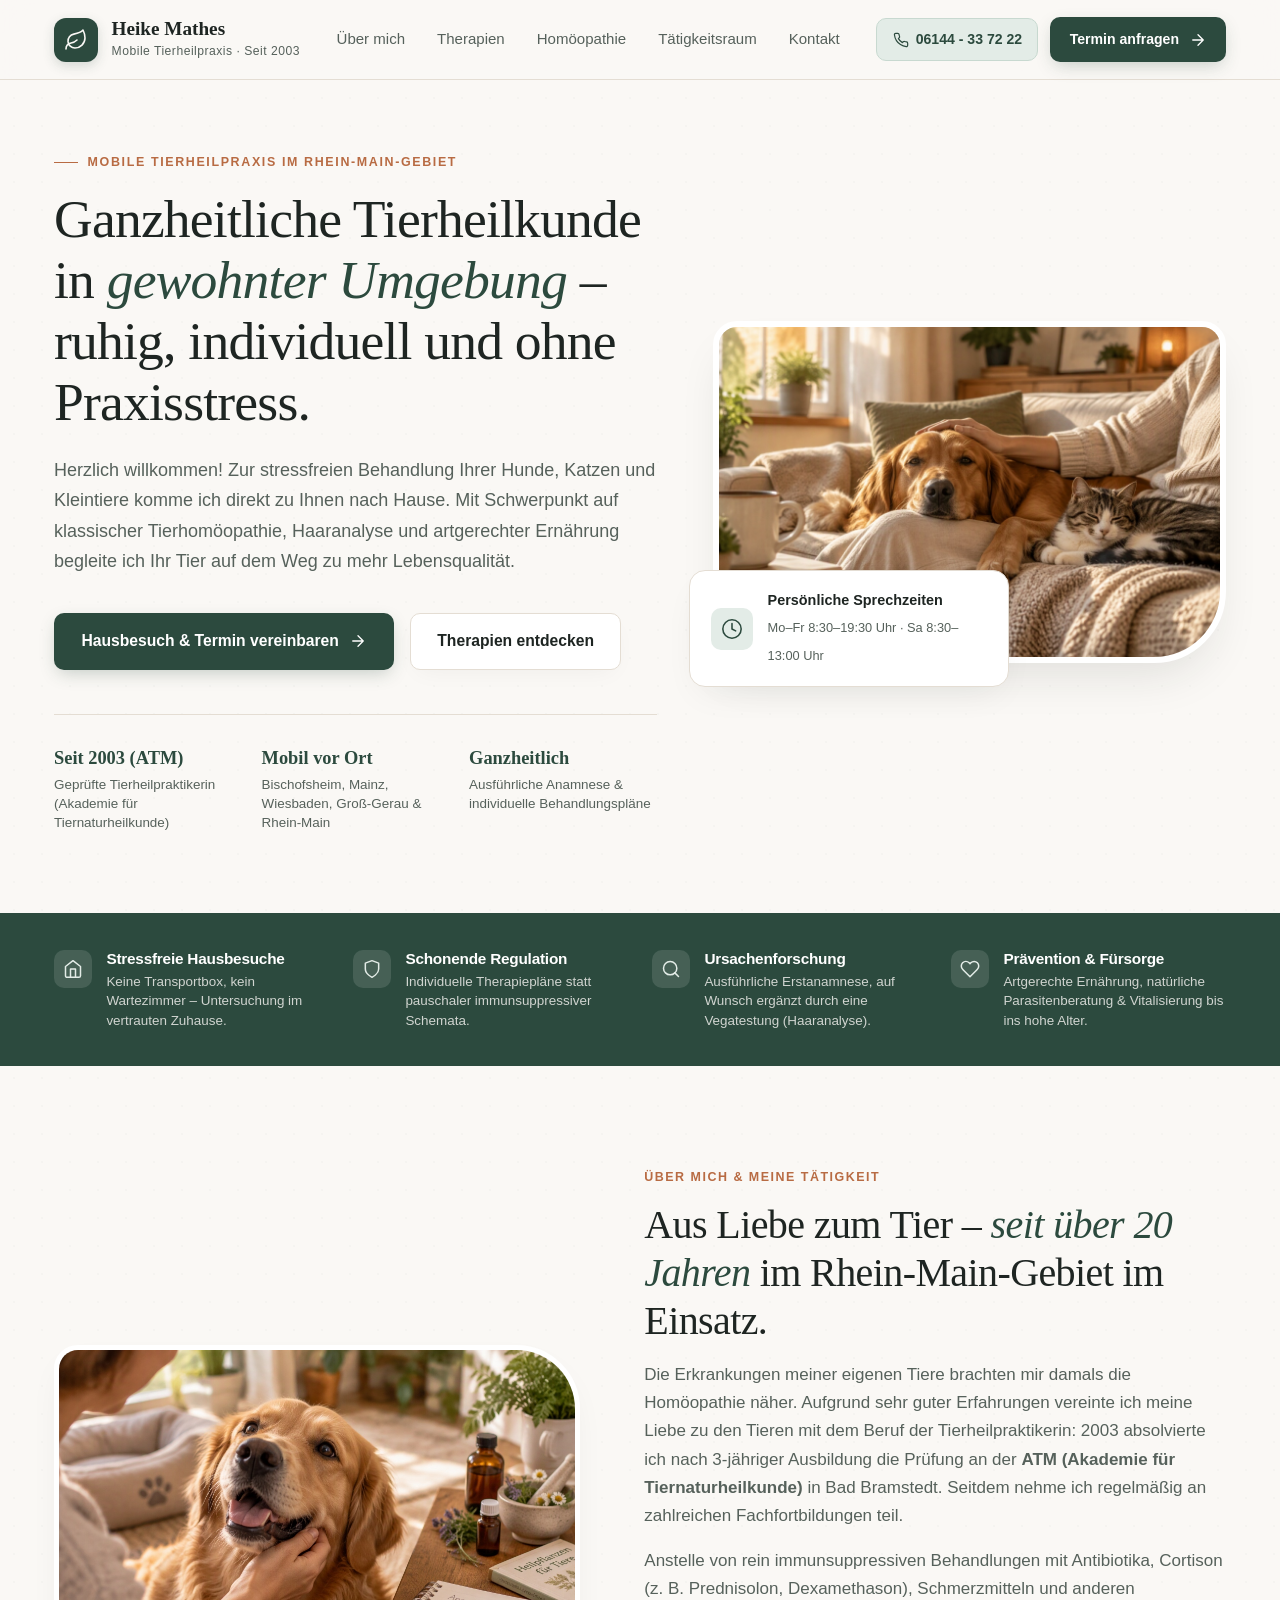
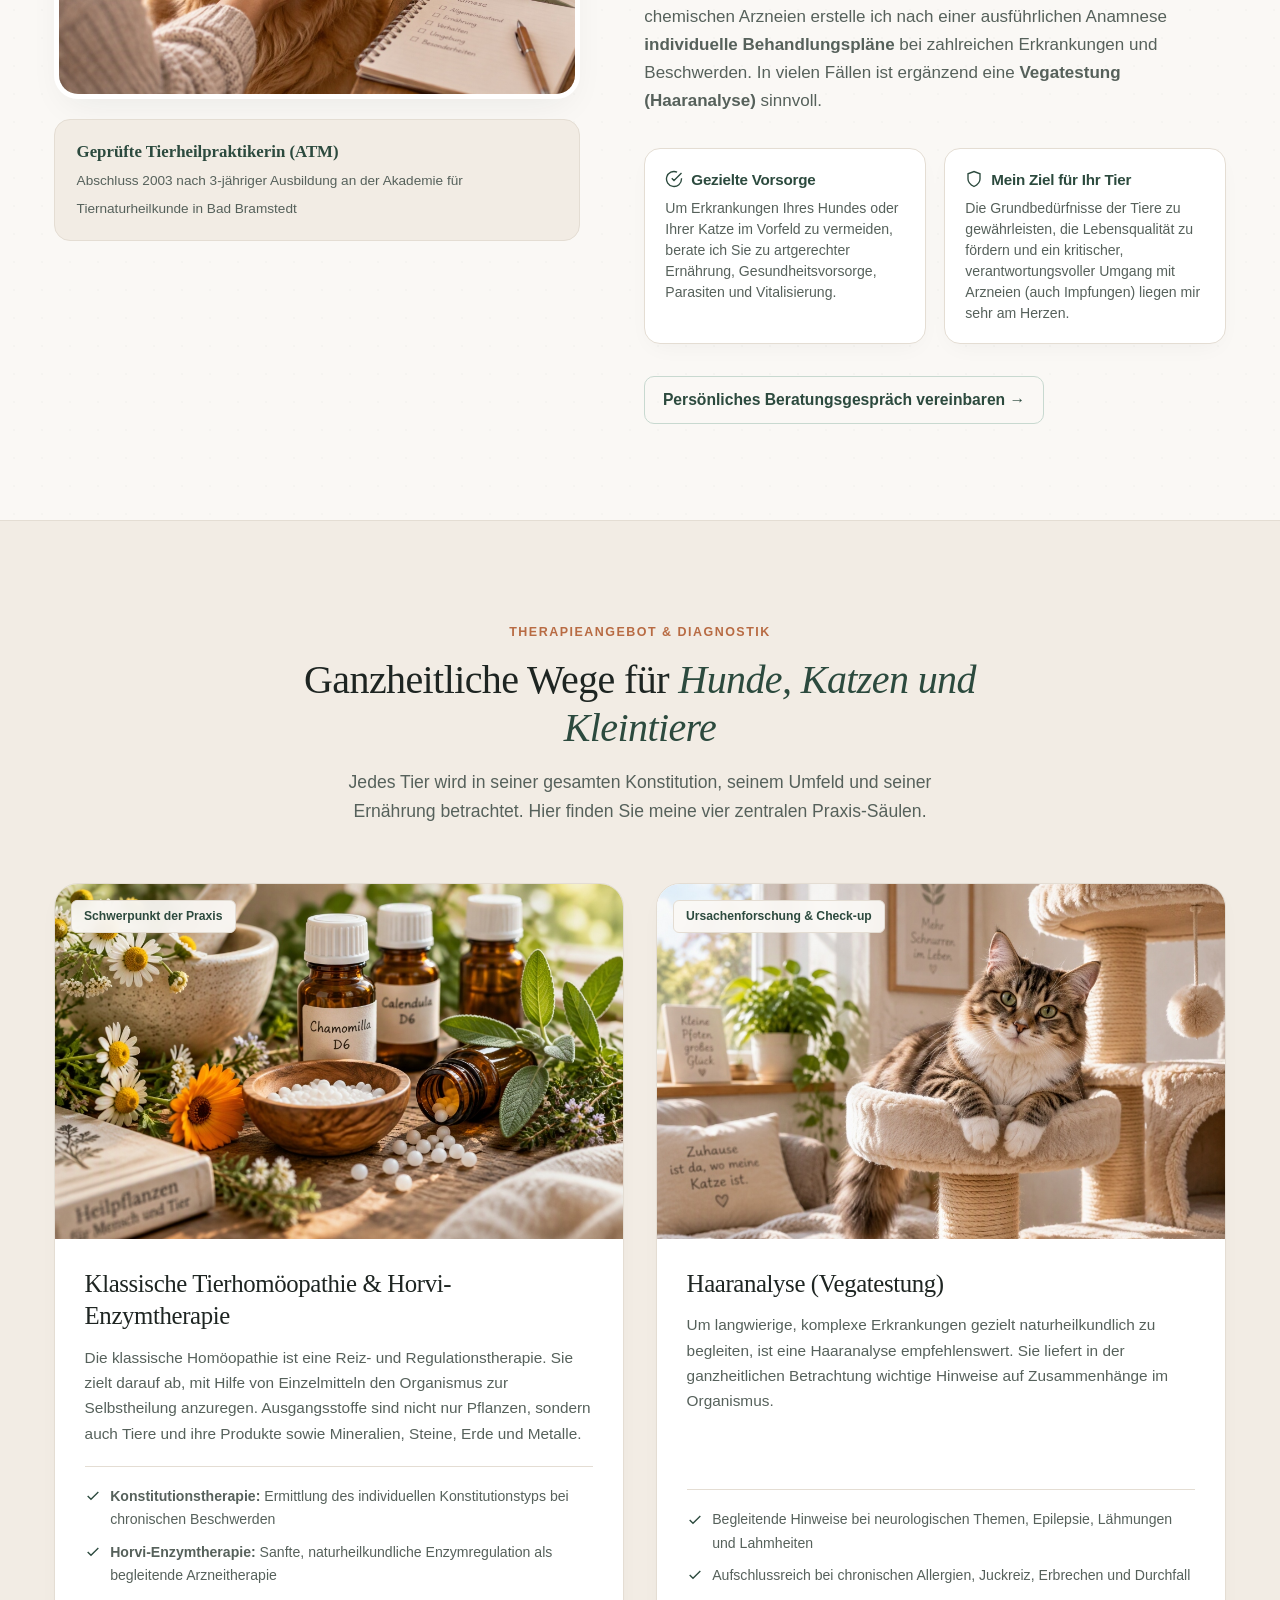
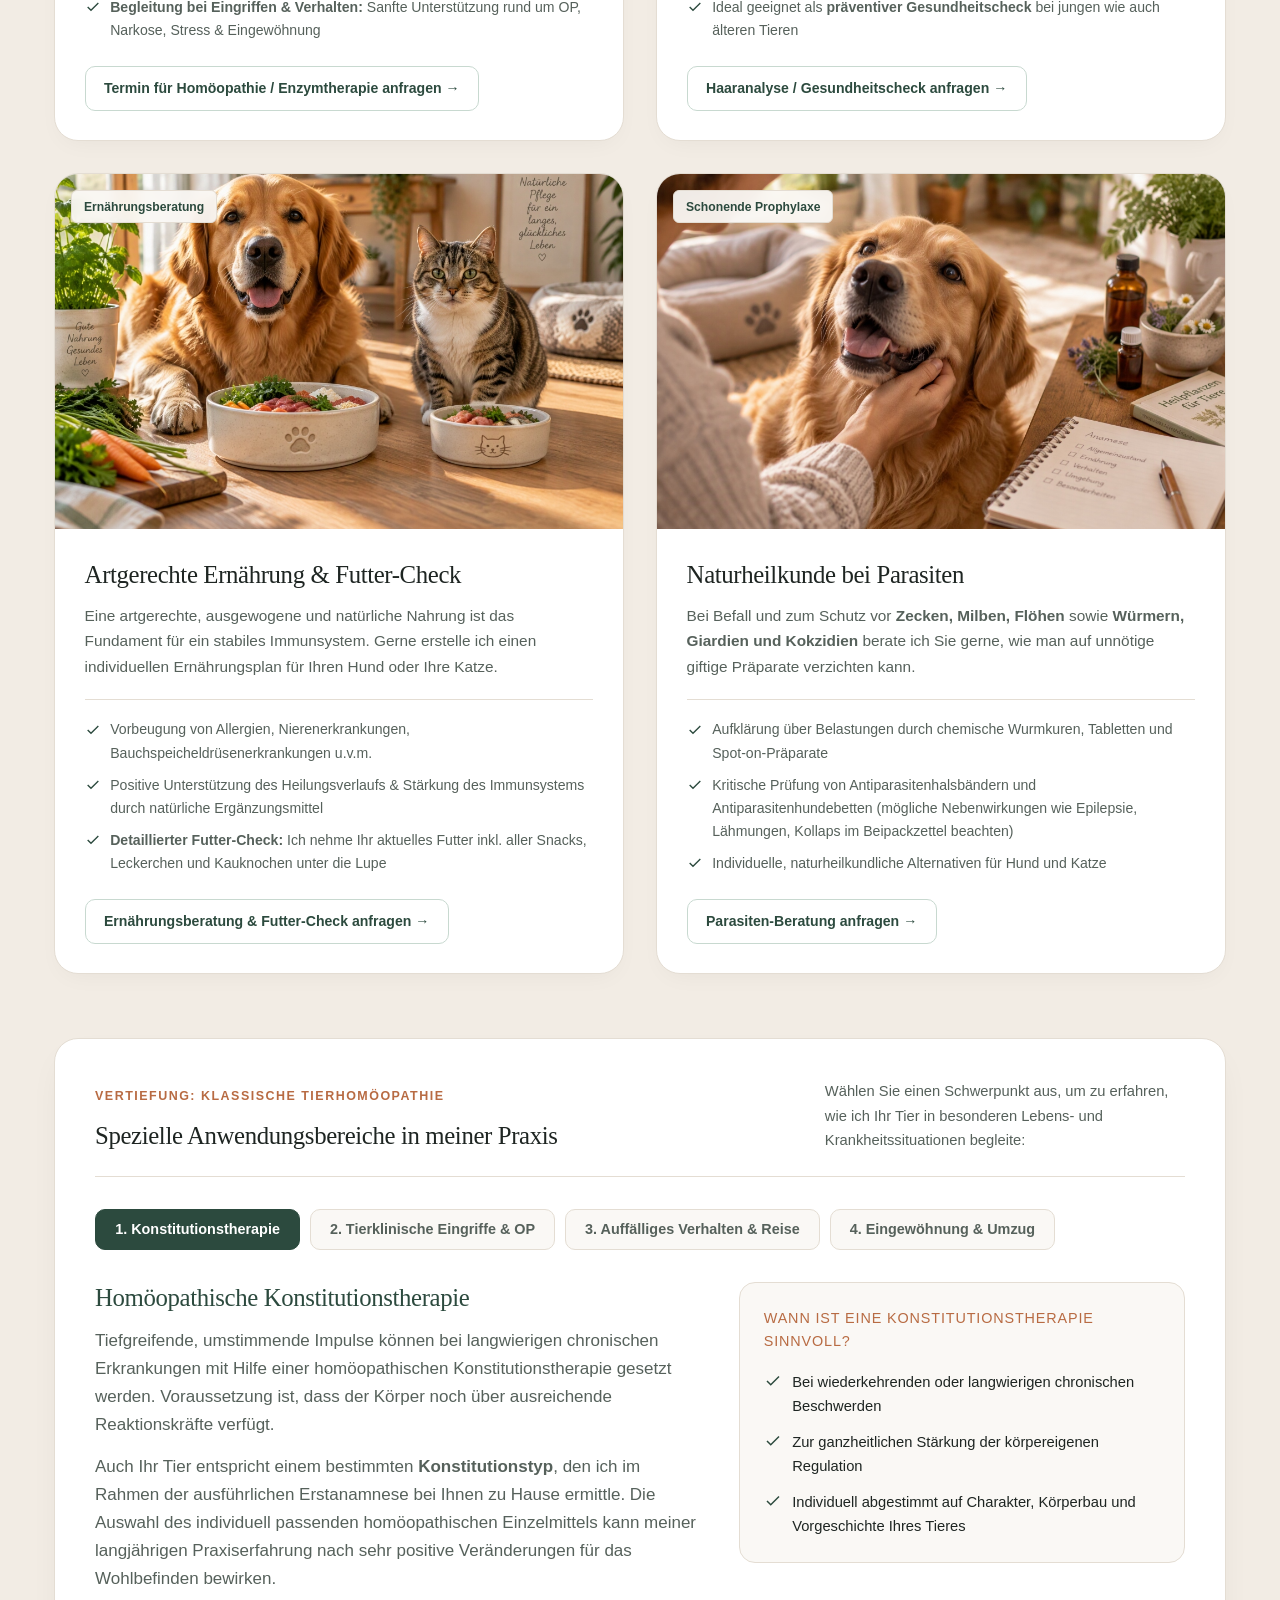
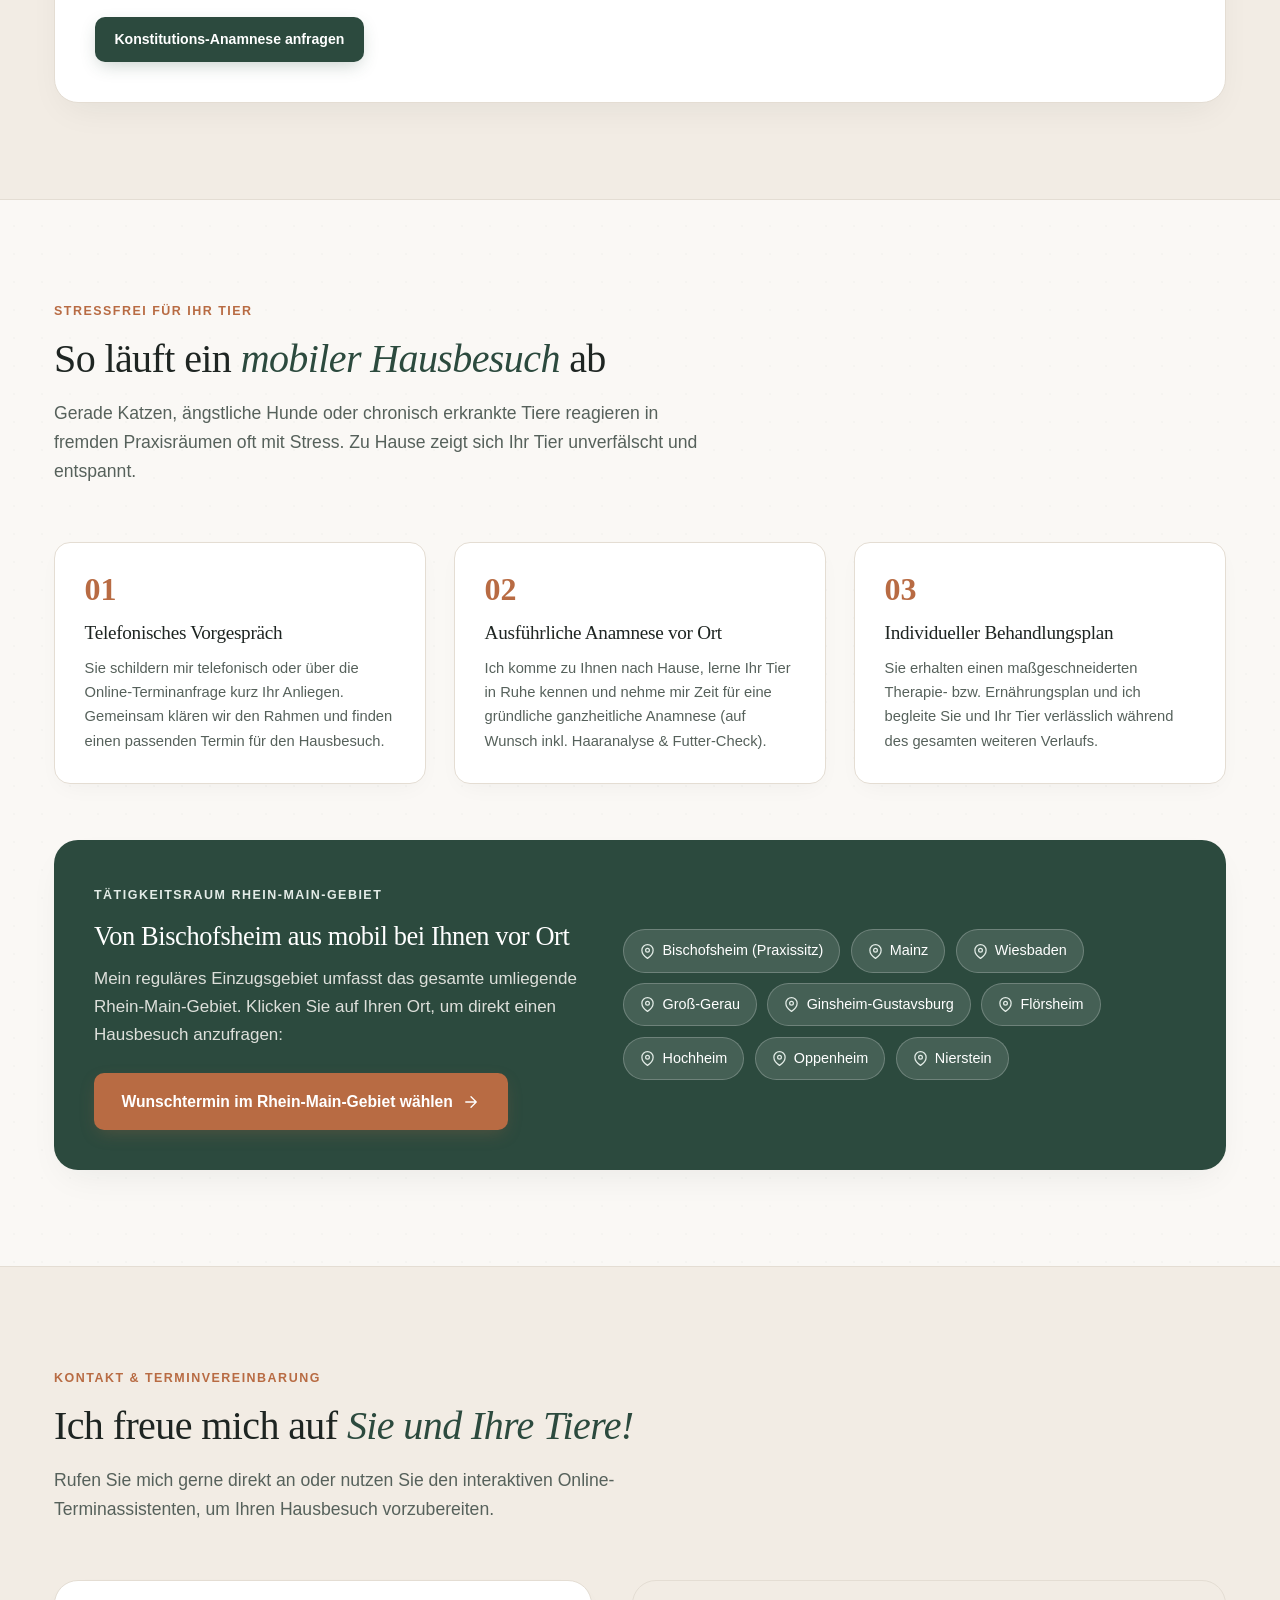
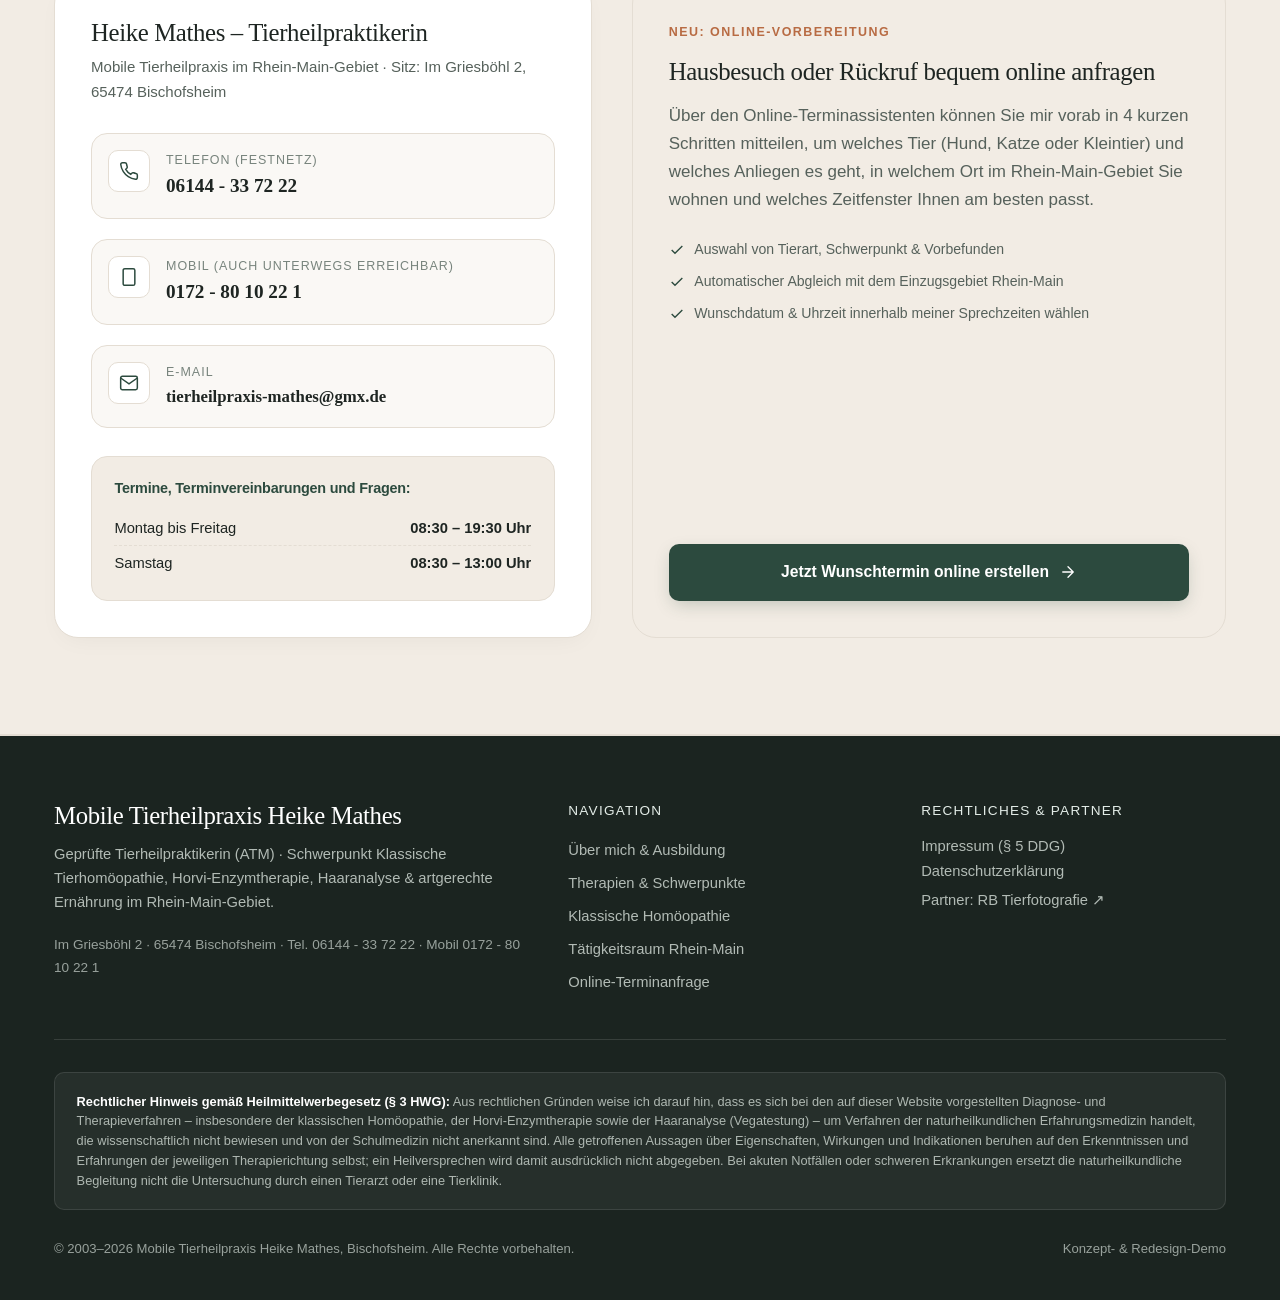
<file: index.html>
<!DOCTYPE html>
<html lang="de">
<head>
  <meta charset="UTF-8" />
  <meta name="viewport" content="width=device-width, initial-scale=1.0" />
  <title>Mobile Tierheilpraxis Heike Mathes | Tierhomöopathie im Rhein-Main-Gebiet</title>
  <meta name="description" content="Mobile Tierheilpraxis Heike Mathes (geprüfte Tierheilpraktikerin ATM seit 2003). Stressfreie Hausbesuche für Hunde, Katzen & Kleintiere im Rhein-Main-Gebiet: Klassische Homöopathie, Haaranalyse, Horvi-Enzymtherapie & Ernährungsberatung." />
  <link rel="stylesheet" href="styles.css" />
</head>
<body>

  <!-- ====================================================================
       STICKY HEADER
       ==================================================================== -->
  <header class="site-header" id="top">
    <div class="container header-inner">
      <a href="index.html" class="brand" aria-label="Startseite Mobile Tierheilpraxis Heike Mathes">
        <div class="brand-mark" aria-hidden="true">
          <!-- Minimalist Botanical Leaf & Paw Line Icon -->
          <svg viewBox="0 0 24 24" fill="none" stroke="currentColor" stroke-width="1.6" stroke-linecap="round" stroke-linejoin="round">
            <path d="M11 20A7 7 0 0 1 9.8 6.1C15.5 5 17 4.48 19 2c1 2 2 4.18 2 8 0 5.5-4.78 10-10 10Z" />
            <path d="M2 21c0-3 1.85-5.36 5.08-6C9.5 14.52 12 13 13 12" />
          </svg>
        </div>
        <div class="brand-text">
          <span class="brand-name">Heike Mathes</span>
          <span class="brand-sub">Mobile Tierheilpraxis · Seit 2003</span>
        </div>
      </a>

      <nav class="main-nav" id="main-nav" aria-label="Hauptnavigation">
        <a href="#ueber-mich" class="nav-link">Über mich</a>
        <a href="#therapien" class="nav-link">Therapien</a>
        <a href="#homoeopathie-spezial" class="nav-link">Homöopathie</a>
        <a href="#hausbesuch" class="nav-link">Tätigkeitsraum</a>
        <a href="#kontakt" class="nav-link">Kontakt</a>
      </nav>

      <div class="header-actions">
        <a href="tel:+496144337222" class="phone-pill" id="header-phone-link" title="Direkt anrufen: 06144 - 33 72 22">
          <svg width="16" height="16" viewBox="0 0 24 24" fill="none" stroke="currentColor" stroke-width="1.8" stroke-linecap="round" stroke-linejoin="round">
            <path d="M22 16.92v3a2 2 0 0 1-2.18 2 19.79 19.79 0 0 1-8.63-3.07 19.5 19.5 0 0 1-6-6 19.79 19.79 0 0 1-3.07-8.67A2 2 0 0 1 4.11 2h3a2 2 0 0 1 2 1.72 12.84 12.84 0 0 0 .7 2.81 2 2 0 0 1-.45 2.11L8.09 9.91a16 16 0 0 0 6 6l1.27-1.27a2 2 0 0 1 2.11-.45 12.84 12.84 0 0 0 2.81.7A2 2 0 0 1 22 16.92z"/>
          </svg>
          <span>06144 - 33 72 22</span>
        </a>
        <a href="termin.html" class="btn btn--primary btn--sm" id="header-booking-btn">
          Termin anfragen
          <svg class="icon-arrow" viewBox="0 0 24 24" fill="none" stroke="currentColor">
            <path d="M5 12h14M12 5l7 7-7 7" stroke-linecap="round" stroke-linejoin="round"/>
          </svg>
        </a>
        <button class="mobile-menu-btn" id="mobile-menu-toggle" aria-label="Menü öffnen" aria-expanded="false">
          <svg width="22" height="22" viewBox="0 0 24 24" fill="none" stroke="currentColor" stroke-width="1.8" stroke-linecap="round">
            <path d="M4 7h16M4 12h16M4 17h16"/>
          </svg>
        </button>
      </div>
    </div>
  </header>

  <main>
    <!-- ====================================================================
         1. HERO SECTION
         ==================================================================== -->
    <section class="hero">
      <div class="container hero-grid">
        <div class="hero-content">
          <span class="hero-eyebrow">Mobile Tierheilpraxis im Rhein-Main-Gebiet</span>
          <h1 class="hero-title">
            Ganzheitliche Tierheilkunde in <em>gewohnter Umgebung</em> – ruhig, individuell und ohne Praxisstress.
          </h1>
          <p class="hero-lead">
            Herzlich willkommen! Zur stressfreien Behandlung Ihrer Hunde, Katzen und Kleintiere komme ich direkt zu Ihnen nach Hause. Mit Schwerpunkt auf klassischer Tierhomöopathie, Haaranalyse und artgerechter Ernährung begleite ich Ihr Tier auf dem Weg zu mehr Lebensqualität.
          </p>

          <div class="hero-cta-group">
            <a href="termin.html" class="btn btn--primary" id="hero-booking-cta">
              Hausbesuch &amp; Termin vereinbaren
              <svg class="icon-arrow" viewBox="0 0 24 24" fill="none" stroke="currentColor">
                <path d="M5 12h14M12 5l7 7-7 7" stroke-linecap="round" stroke-linejoin="round"/>
              </svg>
            </a>
            <a href="#therapien" class="btn btn--secondary" id="hero-therapies-cta">
              Therapien entdecken
            </a>
          </div>

          <div class="hero-QuickInfo">
            <div class="quick-stat">
              <span class="quick-stat-title">Seit 2003 (ATM)</span>
              <span class="quick-stat-desc">Geprüfte Tierheilpraktikerin (Akademie für Tiernaturheilkunde)</span>
            </div>
            <div class="quick-stat">
              <span class="quick-stat-title">Mobil vor Ort</span>
              <span class="quick-stat-desc">Bischofsheim, Mainz, Wiesbaden, Groß-Gerau &amp; Rhein-Main</span>
            </div>
            <div class="quick-stat">
              <span class="quick-stat-title">Ganzheitlich</span>
              <span class="quick-stat-desc">Ausführliche Anamnese &amp; individuelle Behandlungspläne</span>
            </div>
          </div>
        </div>

        <div class="hero-visual">
          <div class="hero-image-frame">
            <img src="Bild_1.png" alt="Entspannter Hund und Katze auf einem gemütlichen Sofa im warmen Tageslicht während eines ruhigen Hausbesuchs" width="1200" height="800" />
          </div>
          <div class="hero-floating-card">
            <div class="floating-icon" aria-hidden="true">
              <svg width="22" height="22" viewBox="0 0 24 24" fill="none" stroke="currentColor" stroke-width="1.7" stroke-linecap="round" stroke-linejoin="round">
                <circle cx="12" cy="12" r="10"/>
                <polyline points="12 6 12 12 16 14"/>
              </svg>
            </div>
            <div class="floating-text">
              <strong>Persönliche Sprechzeiten</strong>
              <span>Mo–Fr 8:30–19:30 Uhr · Sa 8:30–13:00 Uhr</span>
            </div>
          </div>
        </div>
      </div>
    </section>

    <!-- ====================================================================
         2. TRUST STRIP
         ==================================================================== -->
    <section class="trust-strip" aria-label="Praxis-Grundsätze">
      <div class="container trust-grid">
        <div class="trust-item">
          <div class="trust-icon" aria-hidden="true">
            <svg width="20" height="20" viewBox="0 0 24 24" fill="none" stroke="currentColor" stroke-width="1.8" stroke-linecap="round" stroke-linejoin="round">
              <path d="m3 9 9-7 9 7v11a2 2 0 0 1-2 2H5a2 2 0 0 1-2-2z"/>
              <polyline points="9 22 9 12 15 12 15 22"/>
            </svg>
          </div>
          <div>
            <h3>Stressfreie Hausbesuche</h3>
            <p>Keine Transportbox, kein Wartezimmer – Untersuchung im vertrauten Zuhause.</p>
          </div>
        </div>

        <div class="trust-item">
          <div class="trust-icon" aria-hidden="true">
            <svg width="20" height="20" viewBox="0 0 24 24" fill="none" stroke="currentColor" stroke-width="1.8" stroke-linecap="round" stroke-linejoin="round">
              <path d="M12 22s8-4 8-10V5l-8-3-8 3v7c0 6 8 10 8 10z"/>
            </svg>
          </div>
          <div>
            <h3>Schonende Regulation</h3>
            <p>Individuelle Therapiepläne statt pauschaler immunsuppressiver Schemata.</p>
          </div>
        </div>

        <div class="trust-item">
          <div class="trust-icon" aria-hidden="true">
            <svg width="20" height="20" viewBox="0 0 24 24" fill="none" stroke="currentColor" stroke-width="1.8" stroke-linecap="round" stroke-linejoin="round">
              <circle cx="11" cy="11" r="8"/>
              <line x1="21" y1="21" x2="16.65" y2="16.65"/>
            </svg>
          </div>
          <div>
            <h3>Ursachenforschung</h3>
            <p>Ausführliche Erstanamnese, auf Wunsch ergänzt durch eine Vegatestung (Haaranalyse).</p>
          </div>
        </div>

        <div class="trust-item">
          <div class="trust-icon" aria-hidden="true">
            <svg width="20" height="20" viewBox="0 0 24 24" fill="none" stroke="currentColor" stroke-width="1.8" stroke-linecap="round" stroke-linejoin="round">
              <path d="M20.84 4.61a5.5 5.5 0 0 0-7.78 0L12 5.67l-1.06-1.06a5.5 5.5 0 0 0-7.78 7.78l1.06 1.06L12 21.23l7.78-7.78 1.06-1.06a5.5 5.5 0 0 0 0-7.78z"/>
            </svg>
          </div>
          <div>
            <h3>Prävention &amp; Fürsorge</h3>
            <p>Artgerechte Ernährung, natürliche Parasitenberatung &amp; Vitalisierung bis ins hohe Alter.</p>
          </div>
        </div>
      </div>
    </section>

    <!-- ====================================================================
         3. ÜBER MICH & PHILOSOPHIE
         ==================================================================== -->
    <section class="section" id="ueber-mich">
      <div class="container about-grid">
        <div class="about-visual">
          <div class="about-image-wrap">
            <img src="Bild_2.png" alt="Ruhige Anamnese beim Hausbesuch mit Hund, Notizbuch und naturheilkundlichen Essenzen" width="1000" height="667" />
          </div>
          <div class="about-badge">
            <div class="about-badge-left">
              <strong>Geprüfte Tierheilpraktikerin (ATM)</strong>
              <span>Abschluss 2003 nach 3-jähriger Ausbildung an der Akademie für Tiernaturheilkunde in Bad Bramstedt</span>
            </div>
          </div>
        </div>

        <div class="about-content">
          <span class="eyebrow">Über mich &amp; meine Tätigkeit</span>
          <h2 class="section-title">Aus Liebe zum Tier – <em>seit über 20 Jahren</em> im Rhein-Main-Gebiet im Einsatz.</h2>
          <p>
            Die Erkrankungen meiner eigenen Tiere brachten mir damals die Homöopathie näher. Aufgrund sehr guter Erfahrungen vereinte ich meine Liebe zu den Tieren mit dem Beruf der Tierheilpraktikerin: 2003 absolvierte ich nach 3-jähriger Ausbildung die Prüfung an der <strong>ATM (Akademie für Tiernaturheilkunde)</strong> in Bad Bramstedt. Seitdem nehme ich regelmäßig an zahlreichen Fachfortbildungen teil.
          </p>
          <p>
            Anstelle von rein immunsuppressiven Behandlungen mit Antibiotika, Cortison (z. B. Prednisolon, Dexamethason), Schmerzmitteln und anderen chemischen Arzneien erstelle ich nach einer ausführlichen Anamnese <strong>individuelle Behandlungspläne</strong> bei zahlreichen Erkrankungen und Beschwerden. In vielen Fällen ist ergänzend eine <strong>Vegatestung (Haaranalyse)</strong> sinnvoll.
          </p>

          <div class="about-pillars">
            <div class="about-pillar">
              <h4>
                <svg width="18" height="18" viewBox="0 0 24 24" fill="none" stroke="currentColor" stroke-width="1.8"><path d="M22 11.08V12a10 10 0 1 1-5.93-9.14"/><polyline points="22 4 12 14.01 9 11.01"/></svg>
                Gezielte Vorsorge
              </h4>
              <p>Um Erkrankungen Ihres Hundes oder Ihrer Katze im Vorfeld zu vermeiden, berate ich Sie zu artgerechter Ernährung, Gesundheitsvorsorge, Parasiten und Vitalisierung.</p>
            </div>
            <div class="about-pillar">
              <h4>
                <svg width="18" height="18" viewBox="0 0 24 24" fill="none" stroke="currentColor" stroke-width="1.8"><path d="M12 22s8-4 8-10V5l-8-3-8 3v7c0 6 8 10 8 10z"/></svg>
                Mein Ziel für Ihr Tier
              </h4>
              <p>Die Grundbedürfnisse der Tiere zu gewährleisten, die Lebensqualität zu fördern und ein kritischer, verantwortungsvoller Umgang mit Arzneien (auch Impfungen) liegen mir sehr am Herzen.</p>
            </div>
          </div>

          <a href="termin.html" class="btn btn--ghost" id="about-booking-link">
            Persönliches Beratungsgespräch vereinbaren →
          </a>
        </div>
      </div>
    </section>

    <!-- ====================================================================
         4. THERAPIEN & SCHWERPUNKTE (CARDS + DEEP-DIVE TABS)
         ==================================================================== -->
    <section class="section section--sand" id="therapien">
      <div class="container">
        <div class="section-header section-header--center">
          <span class="eyebrow">Therapieangebot &amp; Diagnostik</span>
          <h2 class="section-title">Ganzheitliche Wege für <em>Hunde, Katzen und Kleintiere</em></h2>
          <p class="section-subtitle">
            Jedes Tier wird in seiner gesamten Konstitution, seinem Umfeld und seiner Ernährung betrachtet. Hier finden Sie meine vier zentralen Praxis-Säulen.
          </p>
        </div>

        <!-- 4 Haupt-Säulen -->
        <div class="therapy-cards-grid">
          <!-- Karte 1: Klassische Homöopathie & Horvi-Enzymtherapie -->
          <article class="therapy-card">
            <div class="therapy-card-image">
              <img src="Bild_3.png" alt="Klassische Tierhomöopathie mit Globuli, Braunglasfläschchen und frischen Heilpflanzen" width="800" height="533" />
              <span class="therapy-tag">Schwerpunkt der Praxis</span>
            </div>
            <div class="therapy-card-body">
              <h3>Klassische Tierhomöopathie &amp; Horvi-Enzymtherapie</h3>
              <p>
                Die klassische Homöopathie ist eine Reiz- und Regulationstherapie. Sie zielt darauf ab, mit Hilfe von Einzelmitteln den Organismus zur Selbstheilung anzuregen. Ausgangsstoffe sind nicht nur Pflanzen, sondern auch Tiere und ihre Produkte sowie Mineralien, Steine, Erde und Metalle.
              </p>
              <ul class="therapy-bullet-list">
                <li>
                  <svg viewBox="0 0 24 24" fill="none" stroke="currentColor" stroke-width="2"><polyline points="20 6 9 17 4 12"/></svg>
                  <span><strong>Konstitutionstherapie:</strong> Ermittlung des individuellen Konstitutionstyps bei chronischen Beschwerden</span>
                </li>
                <li>
                  <svg viewBox="0 0 24 24" fill="none" stroke="currentColor" stroke-width="2"><polyline points="20 6 9 17 4 12"/></svg>
                  <span><strong>Horvi-Enzymtherapie:</strong> Sanfte, naturheilkundliche Enzymregulation als begleitende Arzneitherapie</span>
                </li>
                <li>
                  <svg viewBox="0 0 24 24" fill="none" stroke="currentColor" stroke-width="2"><polyline points="20 6 9 17 4 12"/></svg>
                  <span><strong>Begleitung bei Eingriffen &amp; Verhalten:</strong> Sanfte Unterstützung rund um OP, Narkose, Stress &amp; Eingewöhnung</span>
                </li>
              </ul>
              <div style="margin-top: 1.5rem;">
                <a href="termin.html?thema=homoeopathie" class="btn btn--ghost btn--sm">Termin für Homöopathie / Enzymtherapie anfragen →</a>
              </div>
            </div>
          </article>

          <!-- Karte 2: Haaranalyse (Vegatestung) -->
          <article class="therapy-card">
            <div class="therapy-card-image">
              <img src="Bild_5.png" alt="Entspannte Katze mit gepflegtem Fell im warmen Tageslicht für Haaranalyse und Gesundheitscheck" width="800" height="533" />
              <span class="therapy-tag">Ursachenforschung &amp; Check-up</span>
            </div>
            <div class="therapy-card-body">
              <h3>Haaranalyse (Vegatestung)</h3>
              <p>
                Um langwierige, komplexe Erkrankungen gezielt naturheilkundlich zu begleiten, ist eine Haaranalyse empfehlenswert. Sie liefert in der ganzheitlichen Betrachtung wichtige Hinweise auf Zusammenhänge im Organismus.
              </p>
              <ul class="therapy-bullet-list">
                <li>
                  <svg viewBox="0 0 24 24" fill="none" stroke="currentColor" stroke-width="2"><polyline points="20 6 9 17 4 12"/></svg>
                  <span>Begleitende Hinweise bei neurologischen Themen, Epilepsie, Lähmungen und Lahmheiten</span>
                </li>
                <li>
                  <svg viewBox="0 0 24 24" fill="none" stroke="currentColor" stroke-width="2"><polyline points="20 6 9 17 4 12"/></svg>
                  <span>Aufschlussreich bei chronischen Allergien, Juckreiz, Erbrechen und Durchfall</span>
                </li>
                <li>
                  <svg viewBox="0 0 24 24" fill="none" stroke="currentColor" stroke-width="2"><polyline points="20 6 9 17 4 12"/></svg>
                  <span>Ideal geeignet als <strong>präventiver Gesundheitscheck</strong> bei jungen wie auch älteren Tieren</span>
                </li>
              </ul>
              <div style="margin-top: 1.5rem;">
                <a href="termin.html?thema=haaranalyse" class="btn btn--ghost btn--sm">Haaranalyse / Gesundheitscheck anfragen →</a>
              </div>
            </div>
          </article>

          <!-- Karte 3: Artgerechte Ernährung & Futter-Check -->
          <article class="therapy-card">
            <div class="therapy-card-image">
              <img src="Bild_4.png" alt="Hund und Katze vor Keramiknäpfen mit frischer, natürlicher Nahrung" width="800" height="533" />
              <span class="therapy-tag">Ernährungsberatung</span>
            </div>
            <div class="therapy-card-body">
              <h3>Artgerechte Ernährung &amp; Futter-Check</h3>
              <p>
                Eine artgerechte, ausgewogene und natürliche Nahrung ist das Fundament für ein stabiles Immunsystem. Gerne erstelle ich einen individuellen Ernährungsplan für Ihren Hund oder Ihre Katze.
              </p>
              <ul class="therapy-bullet-list">
                <li>
                  <svg viewBox="0 0 24 24" fill="none" stroke="currentColor" stroke-width="2"><polyline points="20 6 9 17 4 12"/></svg>
                  <span>Vorbeugung von Allergien, Nierenerkrankungen, Bauchspeicheldrüsenerkrankungen u.v.m.</span>
                </li>
                <li>
                  <svg viewBox="0 0 24 24" fill="none" stroke="currentColor" stroke-width="2"><polyline points="20 6 9 17 4 12"/></svg>
                  <span>Positive Unterstützung des Heilungsverlaufs &amp; Stärkung des Immunsystems durch natürliche Ergänzungsmittel</span>
                </li>
                <li>
                  <svg viewBox="0 0 24 24" fill="none" stroke="currentColor" stroke-width="2"><polyline points="20 6 9 17 4 12"/></svg>
                  <span><strong>Detaillierter Futter-Check:</strong> Ich nehme Ihr aktuelles Futter inkl. aller Snacks, Leckerchen und Kauknochen unter die Lupe</span>
                </li>
              </ul>
              <div style="margin-top: 1.5rem;">
                <a href="termin.html?thema=ernaehrung" class="btn btn--ghost btn--sm">Ernährungsberatung &amp; Futter-Check anfragen →</a>
              </div>
            </div>
          </article>

          <!-- Karte 4: Naturheilkunde bei Parasiten -->
          <article class="therapy-card">
            <div class="therapy-card-image">
              <img src="Bild_2.png" alt="Individuelle Beratung zur schonenden Parasitenprophylaxe beim Hausbesuch" width="800" height="533" />
              <span class="therapy-tag">Schonende Prophylaxe</span>
            </div>
            <div class="therapy-card-body">
              <h3>Naturheilkunde bei Parasiten</h3>
              <p>
                Bei Befall und zum Schutz vor <strong>Zecken, Milben, Flöhen</strong> sowie <strong>Würmern, Giardien und Kokzidien</strong> berate ich Sie gerne, wie man auf unnötige giftige Präparate verzichten kann.
              </p>
              <ul class="therapy-bullet-list">
                <li>
                  <svg viewBox="0 0 24 24" fill="none" stroke="currentColor" stroke-width="2"><polyline points="20 6 9 17 4 12"/></svg>
                  <span>Aufklärung über Belastungen durch chemische Wurmkuren, Tabletten und Spot-on-Präparate</span>
                </li>
                <li>
                  <svg viewBox="0 0 24 24" fill="none" stroke="currentColor" stroke-width="2"><polyline points="20 6 9 17 4 12"/></svg>
                  <span>Kritische Prüfung von Antiparasitenhalsbändern und Antiparasitenhundebetten (mögliche Nebenwirkungen wie Epilepsie, Lähmungen, Kollaps im Beipackzettel beachten)</span>
                </li>
                <li>
                  <svg viewBox="0 0 24 24" fill="none" stroke="currentColor" stroke-width="2"><polyline points="20 6 9 17 4 12"/></svg>
                  <span>Individuelle, naturheilkundliche Alternativen für Hund und Katze</span>
                </li>
              </ul>
              <div style="margin-top: 1.5rem;">
                <a href="termin.html?thema=parasiten" class="btn btn--ghost btn--sm">Parasiten-Beratung anfragen →</a>
              </div>
            </div>
          </article>
        </div>

        <!-- ================================================================
             INTERAKTIVES VERTIEFUNGS-MODUL: EINSATZGEBIETE DER HOMÖOPATHIE
             (Konsolidiert alle 4 Original-Unterseiten unter /homoeopathie/)
             ================================================================ -->
        <div class="deep-dive-box" id="homoeopathie-spezial">
          <div class="deep-dive-header">
            <div>
              <span class="eyebrow">Vertiefung: Klassische Tierhomöopathie</span>
              <h3>Spezielle Anwendungsbereiche in meiner Praxis</h3>
            </div>
            <p style="font-size: 0.92rem; max-width: 44ch;">
              Wählen Sie einen Schwerpunkt aus, um zu erfahren, wie ich Ihr Tier in besonderen Lebens- und Krankheitssituationen begleite:
            </p>
          </div>

          <div class="tabs-nav" role="tablist" aria-label="Spezialgebiete der Tierhomöopathie">
            <button class="tab-btn active" role="tab" aria-selected="true" data-tab="tab-konstitution" id="btn-tab-konstitution">
              1. Konstitutionstherapie
            </button>
            <button class="tab-btn" role="tab" aria-selected="false" data-tab="tab-eingriffe" id="btn-tab-eingriffe">
              2. Tierklinische Eingriffe &amp; OP
            </button>
            <button class="tab-btn" role="tab" aria-selected="false" data-tab="tab-verhalten" id="btn-tab-verhalten">
              3. Auffälliges Verhalten &amp; Reise
            </button>
            <button class="tab-btn" role="tab" aria-selected="false" data-tab="tab-eingewoehnung" id="btn-tab-eingewoehnung">
              4. Eingewöhnung &amp; Umzug
            </button>
          </div>

          <!-- Tab 1: Konstitutionstherapie -->
          <div class="tab-panel active" id="tab-konstitution" role="tabpanel">
            <div class="tab-panel-content">
              <h3>Homöopathische Konstitutionstherapie</h3>
              <p>
                Tiefgreifende, umstimmende Impulse können bei langwierigen chronischen Erkrankungen mit Hilfe einer homöopathischen Konstitutionstherapie gesetzt werden. Voraussetzung ist, dass der Körper noch über ausreichende Reaktionskräfte verfügt.
              </p>
              <p>
                Auch Ihr Tier entspricht einem bestimmten <strong>Konstitutionstyp</strong>, den ich im Rahmen der ausführlichen Erstanamnese bei Ihnen zu Hause ermittle. Die Auswahl des individuell passenden homöopathischen Einzelmittels kann meiner langjährigen Praxiserfahrung nach sehr positive Veränderungen für das Wohlbefinden bewirken.
              </p>
              <div style="margin-top: 1.5rem;">
                <a href="termin.html?thema=konstitution" class="btn btn--primary btn--sm">Konstitutions-Anamnese anfragen</a>
              </div>
            </div>
            <div class="indikation-checklist">
              <h4>Wann ist eine Konstitutionstherapie sinnvoll?</h4>
              <ul>
                <li>
                  <svg viewBox="0 0 24 24" fill="none" stroke="currentColor" stroke-width="2"><polyline points="20 6 9 17 4 12"/></svg>
                  <span>Bei wiederkehrenden oder langwierigen chronischen Beschwerden</span>
                </li>
                <li>
                  <svg viewBox="0 0 24 24" fill="none" stroke="currentColor" stroke-width="2"><polyline points="20 6 9 17 4 12"/></svg>
                  <span>Zur ganzheitlichen Stärkung der körpereigenen Regulation</span>
                </li>
                <li>
                  <svg viewBox="0 0 24 24" fill="none" stroke="currentColor" stroke-width="2"><polyline points="20 6 9 17 4 12"/></svg>
                  <span>Individuell abgestimmt auf Charakter, Körperbau und Vorgeschichte Ihres Tieres</span>
                </li>
              </ul>
            </div>
          </div>

          <!-- Tab 2: Homöopathie bei tierklinischen Eingriffen -->
          <div class="tab-panel" id="tab-eingriffe" role="tabpanel">
            <div class="tab-panel-content">
              <h3>Homöopathie bei tierklinischen Eingriffen</h3>
              <p>
                Narkosen, Operationen, Kastrationen, Kaiserschnitte sowie zusätzliche Behandlungen mit Schmerzmitteln und Antibiotika belasten Ihr Tier sehr.
              </p>
              <p>
                Bei jeglichen tierklinischen oder tierärztlichen Eingriffen ist eine unterstützende naturheilkundliche Begleitung vor und nach dem Termin sinnvoll, um den Organismus zu entlasten und die Regeneration zu fördern.
              </p>
              <div style="margin-top: 1.5rem;">
                <a href="termin.html?thema=eingriffe" class="btn btn--primary btn--sm">OP-Begleitung anfragen</a>
              </div>
            </div>
            <div class="indikation-checklist">
              <h4>Ziele der begleitenden Unterstützung</h4>
              <ul>
                <li>
                  <svg viewBox="0 0 24 24" fill="none" stroke="currentColor" stroke-width="2"><polyline points="20 6 9 17 4 12"/></svg>
                  <span>Zur Vorbeugung von Komplikationen</span>
                </li>
                <li>
                  <svg viewBox="0 0 24 24" fill="none" stroke="currentColor" stroke-width="2"><polyline points="20 6 9 17 4 12"/></svg>
                  <span>Zur Prophylaxe von Angst, Stress und Schock</span>
                </li>
                <li>
                  <svg viewBox="0 0 24 24" fill="none" stroke="currentColor" stroke-width="2"><polyline points="20 6 9 17 4 12"/></svg>
                  <span>Zur begleitenden Ausleitung von Narkosen und Arzneien</span>
                </li>
                <li>
                  <svg viewBox="0 0 24 24" fill="none" stroke="currentColor" stroke-width="2"><polyline points="20 6 9 17 4 12"/></svg>
                  <span>Zur unterstützenden Linderung von Schmerzen und Juckreiz</span>
                </li>
                <li>
                  <svg viewBox="0 0 24 24" fill="none" stroke="currentColor" stroke-width="2"><polyline points="20 6 9 17 4 12"/></svg>
                  <span>Zur Förderung der Wund- und Knochenheilung sowie Vitalisierung gealterter Patienten</span>
                </li>
              </ul>
            </div>
          </div>

          <!-- Tab 3: Homöopathie bei auffälligem Verhalten -->
          <div class="tab-panel" id="tab-verhalten" role="tabpanel">
            <div class="tab-panel-content">
              <h3>Homöopathie bei auffälligem Verhalten</h3>
              <p>
                Seelische Belastungen, vergangene Schockerlebnisse oder körperliche Dysbalancen zeigen sich bei Hunden und Katzen häufig durch verändertes Verhalten. Weil ich Ihr Tier beim Hausbesuch in seinem gewohnten Umfeld beobachte, lassen sich Auslöser besonders einfühlsam erfassen.
              </p>
              <div style="margin-top: 1.5rem;">
                <a href="termin.html?thema=verhalten" class="btn btn--primary btn--sm">Beratung bei Verhaltensfragen anfragen</a>
              </div>
            </div>
            <div class="indikation-checklist">
              <h4>Bewährte Einsatzbereiche</h4>
              <ul>
                <li>
                  <svg viewBox="0 0 24 24" fill="none" stroke="currentColor" stroke-width="2"><polyline points="20 6 9 17 4 12"/></svg>
                  <span>Bei Unsauberkeit sowie bei übersteigertem Putzverhalten und Leckekzemen</span>
                </li>
                <li>
                  <svg viewBox="0 0 24 24" fill="none" stroke="currentColor" stroke-width="2"><polyline points="20 6 9 17 4 12"/></svg>
                  <span>Bei außergewöhnlichem Verhalten Ihres Tieres durch Angst, Aggression oder Unsicherheit</span>
                </li>
                <li>
                  <svg viewBox="0 0 24 24" fill="none" stroke="currentColor" stroke-width="2"><polyline points="20 6 9 17 4 12"/></svg>
                  <span>Bei Verhaltensveränderungen nach Narkosen und Arzneigaben</span>
                </li>
                <li>
                  <svg viewBox="0 0 24 24" fill="none" stroke="currentColor" stroke-width="2"><polyline points="20 6 9 17 4 12"/></svg>
                  <span>Bei Reisekrankheiten (z. B. Speicheln, Erbrechen, Harn- und Kotabsatz bei Autofahrten)</span>
                </li>
                <li>
                  <svg viewBox="0 0 24 24" fill="none" stroke="currentColor" stroke-width="2"><polyline points="20 6 9 17 4 12"/></svg>
                  <span>Nach einem Schockerlebnis oder nach schlechter Haltung</span>
                </li>
              </ul>
            </div>
          </div>

          <!-- Tab 4: Eingewöhnung und Homöopathie -->
          <div class="tab-panel" id="tab-eingewoehnung" role="tabpanel">
            <div class="tab-panel-content">
              <h3>Eingewöhnung und Homöopathie</h3>
              <p>
                Ein neues Zuhause oder eine veränderte Lebenssituation bedeutet für viele Tiere zunächst großen emotionalen Stress. Auch die Eingewöhnungsphase Ihres Tieres lässt sich mit klassischer Homöopathie wesentlich erleichtern.
              </p>
              <p>
                Ich begleite Sie und Ihr Tier einfühlsam von Anfang an – egal ob Sie sich für einen jungen Welpen oder für ein älteres Abgabetier aus dem Tierschutz entscheiden oder Ihnen ein gemeinsamer Umzug bevorsteht.
              </p>
              <div style="margin-top: 1.5rem;">
                <a href="termin.html?thema=eingewoehnung" class="btn btn--primary btn--sm">Begleitung zur Eingewöhnung anfragen</a>
              </div>
            </div>
            <div class="indikation-checklist">
              <h4>Sanfte Hilfe beim Start</h4>
              <ul>
                <li>
                  <svg viewBox="0 0 24 24" fill="none" stroke="currentColor" stroke-width="2"><polyline points="20 6 9 17 4 12"/></svg>
                  <span>Einzug von Welpen oder Kitten ins neue Familienumfeld</span>
                </li>
                <li>
                  <svg viewBox="0 0 24 24" fill="none" stroke="currentColor" stroke-width="2"><polyline points="20 6 9 17 4 12"/></svg>
                  <span>Aufnahme älterer Abgabetiere oder Tiere mit Vorgeschichte</span>
                </li>
                <li>
                  <svg viewBox="0 0 24 24" fill="none" stroke="currentColor" stroke-width="2"><polyline points="20 6 9 17 4 12"/></svg>
                  <span>Stressreduktion vor, während und nach einem Wohnungswechsel</span>
                </li>
              </ul>
            </div>
          </div>
        </div>
      </div>
    </section>

    <!-- ====================================================================
         5. ABLAUF EINES HAUSBESUCHS & EINZUGSGEBIET RHEIN-MAIN
         ==================================================================== -->
    <section class="section" id="hausbesuch">
      <div class="container">
        <div class="section-header">
          <span class="eyebrow">Stressfrei für Ihr Tier</span>
          <h2 class="section-title">So läuft ein <em>mobiler Hausbesuch</em> ab</h2>
          <p class="section-subtitle">
            Gerade Katzen, ängstliche Hunde oder chronisch erkrankte Tiere reagieren in fremden Praxisräumen oft mit Stress. Zu Hause zeigt sich Ihr Tier unverfälscht und entspannt.
          </p>
        </div>

        <div class="process-grid">
          <div class="process-step">
            <span class="step-number">01</span>
            <h3>Telefonisches Vorgespräch</h3>
            <p>
              Sie schildern mir telefonisch oder über die Online-Terminanfrage kurz Ihr Anliegen. Gemeinsam klären wir den Rahmen und finden einen passenden Termin für den Hausbesuch.
            </p>
          </div>

          <div class="process-step">
            <span class="step-number">02</span>
            <h3>Ausführliche Anamnese vor Ort</h3>
            <p>
              Ich komme zu Ihnen nach Hause, lerne Ihr Tier in Ruhe kennen und nehme mir Zeit für eine gründliche ganzheitliche Anamnese (auf Wunsch inkl. Haaranalyse &amp; Futter-Check).
            </p>
          </div>

          <div class="process-step">
            <span class="step-number">03</span>
            <h3>Individueller Behandlungsplan</h3>
            <p>
              Sie erhalten einen maßgeschneiderten Therapie- bzw. Ernährungsplan und ich begleite Sie und Ihr Tier verlässlich während des gesamten weiteren Verlaufs.
            </p>
          </div>
        </div>

        <!-- Tätigkeitsraum Rhein-Main Box -->
        <div class="area-box">
          <div class="area-info">
            <span class="eyebrow" style="color: #E3ECE7;">Tätigkeitsraum Rhein-Main-Gebiet</span>
            <h3>Von Bischofsheim aus mobil bei Ihnen vor Ort</h3>
            <p>
              Mein reguläres Einzugsgebiet umfasst das gesamte umliegende Rhein-Main-Gebiet. Klicken Sie auf Ihren Ort, um direkt einen Hausbesuch anzufragen:
            </p>
            <a href="termin.html" class="btn btn--terracotta">
              Wunschtermin im Rhein-Main-Gebiet wählen
              <svg class="icon-arrow" viewBox="0 0 24 24" fill="none" stroke="currentColor">
                <path d="M5 12h14M12 5l7 7-7 7" stroke-linecap="round" stroke-linejoin="round"/>
              </svg>
            </a>
          </div>

          <div class="city-badges" aria-label="Orte im Einzugsgebiet">
            <a href="termin.html?ort=Bischofsheim" class="city-badge">
              <svg viewBox="0 0 24 24" fill="none" stroke="currentColor" stroke-width="2"><path d="M21 10c0 7-9 13-9 13s-9-6-9-13a9 9 0 0 1 18 0z"/><circle cx="12" cy="10" r="3"/></svg>
              Bischofsheim (Praxissitz)
            </a>
            <a href="termin.html?ort=Mainz" class="city-badge">
              <svg viewBox="0 0 24 24" fill="none" stroke="currentColor" stroke-width="2"><path d="M21 10c0 7-9 13-9 13s-9-6-9-13a9 9 0 0 1 18 0z"/><circle cx="12" cy="10" r="3"/></svg>
              Mainz
            </a>
            <a href="termin.html?ort=Wiesbaden" class="city-badge">
              <svg viewBox="0 0 24 24" fill="none" stroke="currentColor" stroke-width="2"><path d="M21 10c0 7-9 13-9 13s-9-6-9-13a9 9 0 0 1 18 0z"/><circle cx="12" cy="10" r="3"/></svg>
              Wiesbaden
            </a>
            <a href="termin.html?ort=Gro%C3%9F-Gerau" class="city-badge">
              <svg viewBox="0 0 24 24" fill="none" stroke="currentColor" stroke-width="2"><path d="M21 10c0 7-9 13-9 13s-9-6-9-13a9 9 0 0 1 18 0z"/><circle cx="12" cy="10" r="3"/></svg>
              Groß-Gerau
            </a>
            <a href="termin.html?ort=Ginsheim-Gustavsburg" class="city-badge">
              <svg viewBox="0 0 24 24" fill="none" stroke="currentColor" stroke-width="2"><path d="M21 10c0 7-9 13-9 13s-9-6-9-13a9 9 0 0 1 18 0z"/><circle cx="12" cy="10" r="3"/></svg>
              Ginsheim-Gustavsburg
            </a>
            <a href="termin.html?ort=Fl%C3%B6rsheim" class="city-badge">
              <svg viewBox="0 0 24 24" fill="none" stroke="currentColor" stroke-width="2"><path d="M21 10c0 7-9 13-9 13s-9-6-9-13a9 9 0 0 1 18 0z"/><circle cx="12" cy="10" r="3"/></svg>
              Flörsheim
            </a>
            <a href="termin.html?ort=Hochheim" class="city-badge">
              <svg viewBox="0 0 24 24" fill="none" stroke="currentColor" stroke-width="2"><path d="M21 10c0 7-9 13-9 13s-9-6-9-13a9 9 0 0 1 18 0z"/><circle cx="12" cy="10" r="3"/></svg>
              Hochheim
            </a>
            <a href="termin.html?ort=Oppenheim" class="city-badge">
              <svg viewBox="0 0 24 24" fill="none" stroke="currentColor" stroke-width="2"><path d="M21 10c0 7-9 13-9 13s-9-6-9-13a9 9 0 0 1 18 0z"/><circle cx="12" cy="10" r="3"/></svg>
              Oppenheim
            </a>
            <a href="termin.html?ort=Nierstein" class="city-badge">
              <svg viewBox="0 0 24 24" fill="none" stroke="currentColor" stroke-width="2"><path d="M21 10c0 7-9 13-9 13s-9-6-9-13a9 9 0 0 1 18 0z"/><circle cx="12" cy="10" r="3"/></svg>
              Nierstein
            </a>
          </div>
        </div>
      </div>
    </section>

    <!-- ====================================================================
         6. KONTAKT & SPRECHZEITEN
         ==================================================================== -->
    <section class="section section--sand" id="kontakt">
      <div class="container">
        <div class="section-header">
          <span class="eyebrow">Kontakt &amp; Terminvereinbarung</span>
          <h2 class="section-title">Ich freue mich auf <em>Sie und Ihre Tiere!</em></h2>
          <p class="section-subtitle">
            Rufen Sie mich gerne direkt an oder nutzen Sie den interaktiven Online-Terminassistenten, um Ihren Hausbesuch vorzubereiten.
          </p>
        </div>

        <div class="contact-grid">
          <div class="contact-info-card">
            <div>
              <h3>Heike Mathes – Tierheilpraktikerin</h3>
              <p style="font-size: 0.94rem; margin-top: 0.35rem;">
                Mobile Tierheilpraxis im Rhein-Main-Gebiet · Sitz: Im Griesböhl 2, 65474 Bischofsheim
              </p>

              <div class="contact-list">
                <a href="tel:+496144337222" class="contact-item" id="contact-phone-landline">
                  <div class="contact-item-icon">
                    <svg width="20" height="20" viewBox="0 0 24 24" fill="none" stroke="currentColor" stroke-width="1.8"><path d="M22 16.92v3a2 2 0 0 1-2.18 2 19.79 19.79 0 0 1-8.63-3.07 19.5 19.5 0 0 1-6-6 19.79 19.79 0 0 1-3.07-8.67A2 2 0 0 1 4.11 2h3a2 2 0 0 1 2 1.72 12.84 12.84 0 0 0 .7 2.81 2 2 0 0 1-.45 2.11L8.09 9.91a16 16 0 0 0 6 6l1.27-1.27a2 2 0 0 1 2.11-.45 12.84 12.84 0 0 0 2.81.7A2 2 0 0 1 22 16.92z"/></svg>
                  </div>
                  <div>
                    <span class="contact-item-label">Telefon (Festnetz)</span>
                    <span class="contact-item-value">06144 - 33 72 22</span>
                  </div>
                </a>

                <a href="tel:+491728010221" class="contact-item" id="contact-phone-mobile">
                  <div class="contact-item-icon">
                    <svg width="20" height="20" viewBox="0 0 24 24" fill="none" stroke="currentColor" stroke-width="1.8"><rect x="5" y="2" width="14" height="20" rx="2" ry="2"/><line x1="12" y1="18" x2="12.01" y2="18"/></svg>
                  </div>
                  <div>
                    <span class="contact-item-label">Mobil (auch unterwegs erreichbar)</span>
                    <span class="contact-item-value">0172 - 80 10 22 1</span>
                  </div>
                </a>

                <a href="mailto:tierheilpraxis-mathes@gmx.de" class="contact-item" id="contact-email">
                  <div class="contact-item-icon">
                    <svg width="20" height="20" viewBox="0 0 24 24" fill="none" stroke="currentColor" stroke-width="1.8"><path d="M4 4h16c1.1 0 2 .9 2 2v12c0 1.1-.9 2-2 2H4c-1.1 0-2-.9-2-2V6c0-1.1.9-2 2-2z"/><polyline points="22,6 12,13 2,6"/></svg>
                  </div>
                  <div>
                    <span class="contact-item-label">E-Mail</span>
                    <span class="contact-item-value" style="font-size: 1.05rem;">tierheilpraxis-mathes@gmx.de</span>
                  </div>
                </a>
              </div>
            </div>

            <div class="hours-box">
              <h4>Termine, Terminvereinbarungen und Fragen:</h4>
              <div class="hours-row">
                <span>Montag bis Freitag</span>
                <strong>08:30 – 19:30 Uhr</strong>
              </div>
              <div class="hours-row">
                <span>Samstag</span>
                <strong>08:30 – 13:00 Uhr</strong>
              </div>
            </div>
          </div>

          <div class="contact-cta-card">
            <div>
              <span class="eyebrow">Neu: Online-Vorbereitung</span>
              <h3 style="margin-bottom: 0.85rem;">Hausbesuch oder Rückruf bequem online anfragen</h3>
              <p style="margin-bottom: 1.5rem;">
                Über den Online-Terminassistenten können Sie mir vorab in 4 kurzen Schritten mitteilen, um welches Tier (Hund, Katze oder Kleintier) und welches Anliegen es geht, in welchem Ort im Rhein-Main-Gebiet Sie wohnen und welches Zeitfenster Ihnen am besten passt.
              </p>

              <ul class="therapy-bullet-list" style="border-top: none; padding-top: 0; margin-bottom: 2rem;">
                <li>
                  <svg viewBox="0 0 24 24" fill="none" stroke="currentColor" stroke-width="2"><polyline points="20 6 9 17 4 12"/></svg>
                  <span>Auswahl von Tierart, Schwerpunkt &amp; Vorbefunden</span>
                </li>
                <li>
                  <svg viewBox="0 0 24 24" fill="none" stroke="currentColor" stroke-width="2"><polyline points="20 6 9 17 4 12"/></svg>
                  <span>Automatischer Abgleich mit dem Einzugsgebiet Rhein-Main</span>
                </li>
                <li>
                  <svg viewBox="0 0 24 24" fill="none" stroke="currentColor" stroke-width="2"><polyline points="20 6 9 17 4 12"/></svg>
                  <span>Wunschdatum &amp; Uhrzeit innerhalb meiner Sprechzeiten wählen</span>
                </li>
              </ul>
            </div>

            <div>
              <a href="termin.html" class="btn btn--primary" style="width: 100%;" id="contact-card-booking-btn">
                Jetzt Wunschtermin online erstellen
                <svg class="icon-arrow" viewBox="0 0 24 24" fill="none" stroke="currentColor">
                  <path d="M5 12h14M12 5l7 7-7 7" stroke-linecap="round" stroke-linejoin="round"/>
                </svg>
              </a>
            </div>
          </div>
        </div>
      </div>
    </section>
  </main>

  <!-- ====================================================================
       7. FOOTER (INKL. HWG-PFLICHTHINWEIS, PARTNERLINK & RECHTS-MODALS)
       ==================================================================== -->
  <footer class="site-footer">
    <div class="container">
      <div class="footer-grid">
        <div class="footer-brand">
          <h3>Mobile Tierheilpraxis Heike Mathes</h3>
          <p>
            Geprüfte Tierheilpraktikerin (ATM) · Schwerpunkt Klassische Tierhomöopathie, Horvi-Enzymtherapie, Haaranalyse &amp; artgerechte Ernährung im Rhein-Main-Gebiet.
          </p>
          <p style="font-size: 0.85rem; color: rgba(220,229,223,0.65);">
            Im Griesböhl 2 · 65474 Bischofsheim · Tel. 06144 - 33 72 22 · Mobil 0172 - 80 10 22 1
          </p>
        </div>

        <div class="footer-col">
          <h4>Navigation</h4>
          <div class="footer-links">
            <a href="#ueber-mich">Über mich &amp; Ausbildung</a>
            <a href="#therapien">Therapien &amp; Schwerpunkte</a>
            <a href="#homoeopathie-spezial">Klassische Homöopathie</a>
            <a href="#hausbesuch">Tätigkeitsraum Rhein-Main</a>
            <a href="termin.html">Online-Terminanfrage</a>
          </div>
        </div>

        <div class="footer-col">
          <h4>Rechtliches &amp; Partner</h4>
          <div class="footer-links">
            <button type="button" data-open-modal="modal-impressum" id="footer-impressum-btn">Impressum (§ 5 DDG)</button>
            <button type="button" data-open-modal="modal-datenschutz" id="footer-datenschutz-btn">Datenschutzerklärung</button>
            <a href="https://www.rb-tierfotografie.de" target="_blank" rel="noopener noreferrer">Partner: RB Tierfotografie ↗</a>
          </div>
        </div>
      </div>

      <!-- HWG-Pflichthinweis -->
      <div class="hwg-notice" role="note" aria-label="Rechtlicher Hinweis nach dem Heilmittelwerbegesetz">
        <strong>Rechtlicher Hinweis gemäß Heilmittelwerbegesetz (§ 3 HWG):</strong>
        Aus rechtlichen Gründen weise ich darauf hin, dass es sich bei den auf dieser Website vorgestellten Diagnose- und Therapieverfahren – insbesondere der klassischen Homöopathie, der Horvi-Enzymtherapie sowie der Haaranalyse (Vegatestung) – um Verfahren der naturheilkundlichen Erfahrungsmedizin handelt, die wissenschaftlich nicht bewiesen und von der Schulmedizin nicht anerkannt sind. Alle getroffenen Aussagen über Eigenschaften, Wirkungen und Indikationen beruhen auf den Erkenntnissen und Erfahrungen der jeweiligen Therapierichtung selbst; ein Heilversprechen wird damit ausdrücklich nicht abgegeben. Bei akuten Notfällen oder schweren Erkrankungen ersetzt die naturheilkundliche Begleitung nicht die Untersuchung durch einen Tierarzt oder eine Tierklinik.
      </div>

      <div class="footer-bottom">
        <span>© 2003–2026 Mobile Tierheilpraxis Heike Mathes, Bischofsheim. Alle Rechte vorbehalten.</span>
        <span>Konzept- &amp; Redesign-Demo</span>
      </div>
    </div>
  </footer>

  <!-- ====================================================================
       MODAL: IMPRESSUM (Aktualisiert auf § 5 DDG)
       ==================================================================== -->
  <div class="modal-backdrop" id="modal-impressum" role="dialog" aria-modal="true" aria-labelledby="impressum-title">
    <div class="modal-dialog">
      <button class="modal-close" type="button" data-close-modal aria-label="Schließen">✕</button>
      <h2 id="impressum-title">Impressum</h2>
      <p><strong>Angaben gemäß § 5 DDG (Digitale-Dienste-Gesetz):</strong></p>
      <p>
        <strong>Inhaberin / Vertreten durch:</strong><br />
        Heike Mathes<br />
        Berufsbezeichnung: Tierheilpraktikerin (verliehen in der Bundesrepublik Deutschland; Prüfung 2003 an der ATM – Akademie für Tiernaturheilkunde, Bad Bramstedt)<br />
        Im Griesböhl 2<br />
        65474 Bischofsheim
      </p>
      <p>
        <strong>Kontakt:</strong><br />
        Telefon: 06144 - 33 72 22<br />
        Mobil: 0172 - 80 10 22 1<br />
        E-Mail: <a href="mailto:tierheilpraxis-mathes@gmx.de" style="text-decoration: underline;">tierheilpraxis-mathes@gmx.de</a>
      </p>
      <p>
        <strong>Finanzamt:</strong> Sitz Groß-Gerau
      </p>

      <h3>Haftung für Inhalte</h3>
      <p>
        Die Inhalte unserer Seiten wurden mit größter Sorgfalt erstellt. Für die Richtigkeit, Vollständigkeit und Aktualität der Inhalte können wir jedoch keine Gewähr übernehmen. Als Diensteanbieter sind wir gemäß § 7 Abs. 1 DDG für eigene Inhalte auf diesen Seiten nach den allgemeinen Gesetzen verantwortlich.
      </p>

      <h3>Haftung für Links</h3>
      <p>
        Unser Angebot enthält Links zu externen Webseiten Dritter, auf deren Inhalte wir keinen Einfluss haben. Deshalb können wir für diese fremden Inhalte auch keine Gewähr übernehmen. Für die Inhalte der verlinkten Seiten ist stets der jeweilige Anbieter oder Betreiber der Seiten verantwortlich.
      </p>

      <h3>Urheberrecht</h3>
      <p>
        Die durch die Seitenbetreiber erstellten Inhalte und Werke auf diesen Seiten unterliegen dem deutschen Urheberrecht. Die Vervielfältigung, Bearbeitung, Verbreitung und jede Art der Verwertung außerhalb der Grenzen des Urheberrechtes bedürfen der schriftlichen Zustimmung des jeweiligen Autors bzw. Erstellers.
      </p>
    </div>
  </div>

  <!-- ====================================================================
       MODAL: DATENSCHUTZERKLÄRUNG
       ==================================================================== -->
  <div class="modal-backdrop" id="modal-datenschutz" role="dialog" aria-modal="true" aria-labelledby="datenschutz-title">
    <div class="modal-dialog">
      <button class="modal-close" type="button" data-close-modal aria-label="Schließen">✕</button>
      <h2 id="datenschutz-title">Datenschutzerklärung</h2>
      <p>
        <strong>1. Verantwortliche Stelle</strong><br />
        Heike Mathes · Mobile Tierheilpraxis<br />
        Im Griesböhl 2, 65474 Bischofsheim<br />
        Tel.: 06144 - 33 72 22 · E-Mail: tierheilpraxis-mathes@gmx.de
      </p>
      <h3>2. Erhebung und Speicherung personenbezogener Daten</h3>
      <p>
        Beim Besuch dieser Website werden keine Tracking-Cookies von Drittanbietern gesetzt. Wenn Sie per Telefon, E-Mail oder über den Terminassistenten Kontakt aufnehmen, werden Ihre Angaben (Name, Kontaktdaten, Angaben zu Ihrem Tier und Ihr Terminwunsch) ausschließlich zum Zweck der Bearbeitung Ihrer Anfrage und zur Durchführung des Hausbesuchs gemäß Art. 6 Abs. 1 lit. b DSGVO verarbeitet.
      </p>
      <h3>3. Ihre Rechte</h3>
      <p>
        Sie haben jederzeit das Recht auf unentgeltliche Auskunft über Ihre gespeicherten personenbezogenen Daten, deren Herkunft und Empfänger und den Zweck der Datenverarbeitung sowie ein Recht auf Berichtigung oder Löschung dieser Daten.
      </p>
    </div>
  </div>

  <script src="app.js"></script>
</body>
</html>
</file>
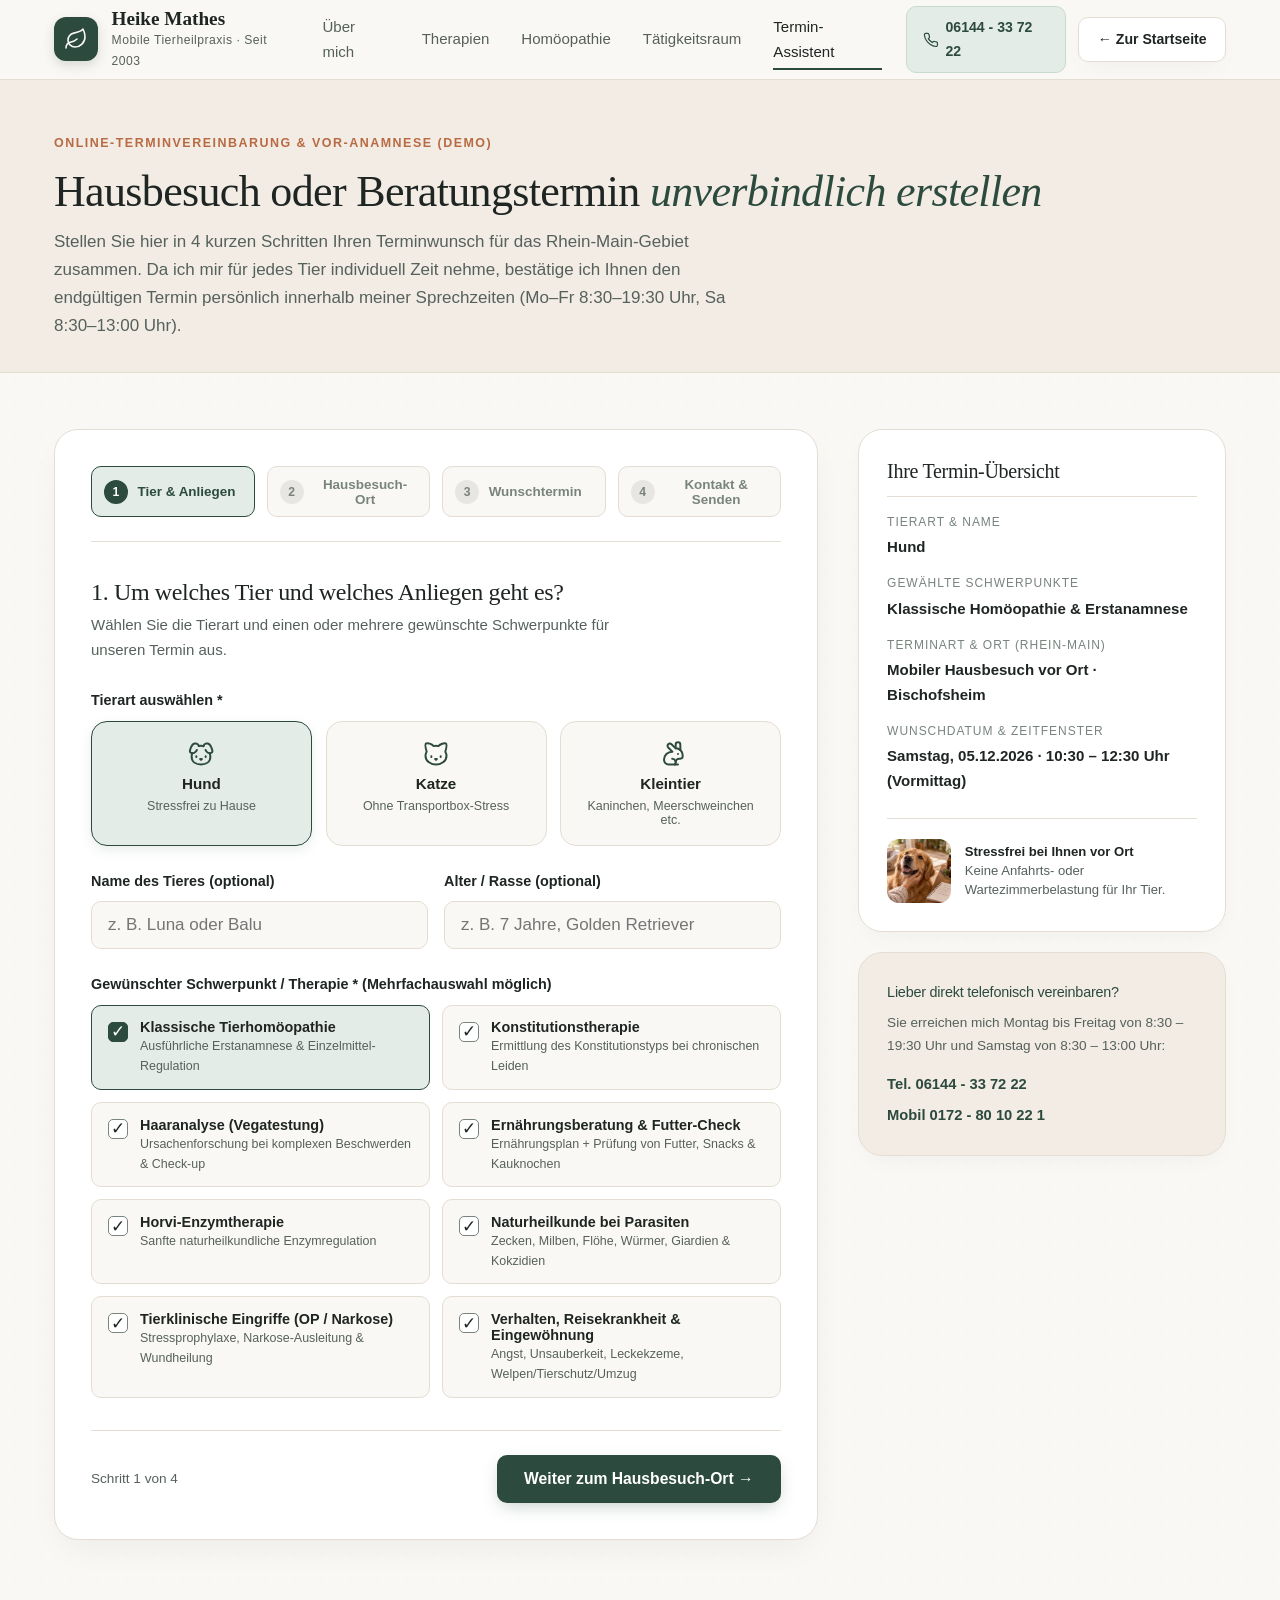
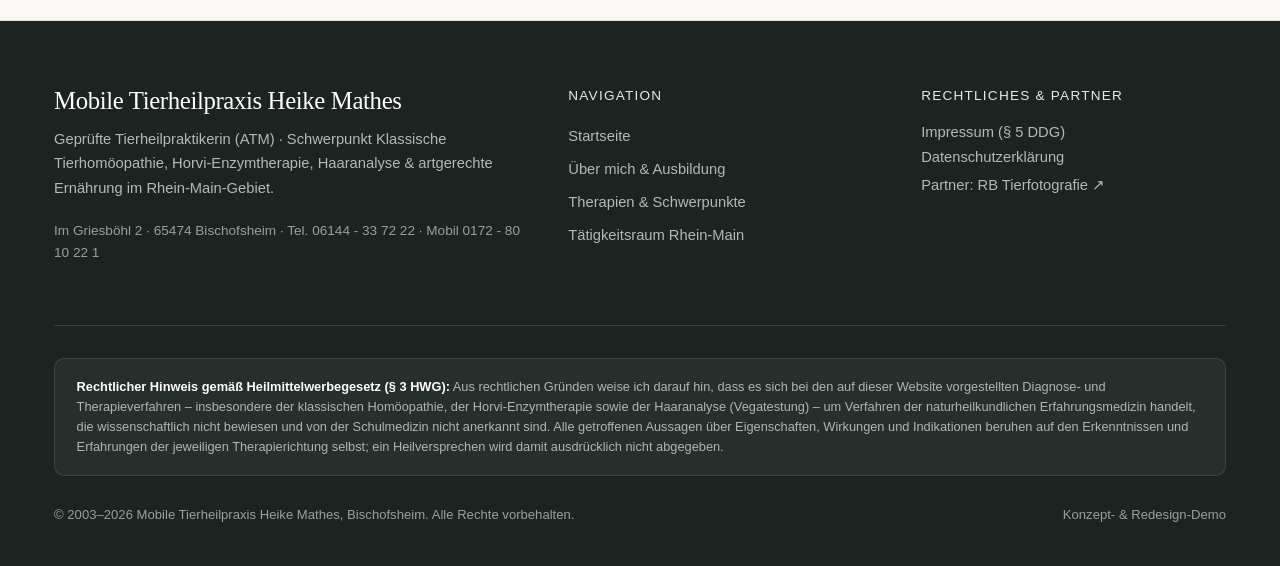
<file: termin.html>
<!DOCTYPE html>
<html lang="de">
<head>
  <meta charset="UTF-8" />
  <meta name="viewport" content="width=device-width, initial-scale=1.0" />
  <title>Hausbesuch &amp; Termin vereinbaren | Mobile Tierheilpraxis Heike Mathes</title>
  <meta name="description" content="Vereinbaren Sie einen stressfreien Hausbesuch oder ein telefonisches Beratungsgespräch bei Tierheilpraktikerin Heike Mathes im Rhein-Main-Gebiet." />
  <link rel="stylesheet" href="styles.css" />
</head>
<body>

  <!-- ====================================================================
       STICKY HEADER
       ==================================================================== -->
  <header class="site-header">
    <div class="container header-inner">
      <a href="index.html" class="brand" aria-label="Zurück zur Startseite Mobile Tierheilpraxis Heike Mathes">
        <div class="brand-mark" aria-hidden="true">
          <svg viewBox="0 0 24 24" fill="none" stroke="currentColor" stroke-width="1.6" stroke-linecap="round" stroke-linejoin="round">
            <path d="M11 20A7 7 0 0 1 9.8 6.1C15.5 5 17 4.48 19 2c1 2 2 4.18 2 8 0 5.5-4.78 10-10 10Z" />
            <path d="M2 21c0-3 1.85-5.36 5.08-6C9.5 14.52 12 13 13 12" />
          </svg>
        </div>
        <div class="brand-text">
          <span class="brand-name">Heike Mathes</span>
          <span class="brand-sub">Mobile Tierheilpraxis · Seit 2003</span>
        </div>
      </a>

      <nav class="main-nav" id="main-nav" aria-label="Hauptnavigation">
        <a href="index.html#ueber-mich" class="nav-link">Über mich</a>
        <a href="index.html#therapien" class="nav-link">Therapien</a>
        <a href="index.html#homoeopathie-spezial" class="nav-link">Homöopathie</a>
        <a href="index.html#hausbesuch" class="nav-link">Tätigkeitsraum</a>
        <a href="termin.html" class="nav-link active">Termin-Assistent</a>
      </nav>

      <div class="header-actions">
        <a href="tel:+496144337222" class="phone-pill" title="Direkt anrufen: 06144 - 33 72 22">
          <svg width="16" height="16" viewBox="0 0 24 24" fill="none" stroke="currentColor" stroke-width="1.8" stroke-linecap="round" stroke-linejoin="round">
            <path d="M22 16.92v3a2 2 0 0 1-2.18 2 19.79 19.79 0 0 1-8.63-3.07 19.5 19.5 0 0 1-6-6 19.79 19.79 0 0 1-3.07-8.67A2 2 0 0 1 4.11 2h3a2 2 0 0 1 2 1.72 12.84 12.84 0 0 0 .7 2.81 2 2 0 0 1-.45 2.11L8.09 9.91a16 16 0 0 0 6 6l1.27-1.27a2 2 0 0 1 2.11-.45 12.84 12.84 0 0 0 2.81.7A2 2 0 0 1 22 16.92z"/>
          </svg>
          <span>06144 - 33 72 22</span>
        </a>
        <a href="index.html" class="btn btn--secondary btn--sm">
          ← Zur Startseite
        </a>
        <button class="mobile-menu-btn" id="mobile-menu-toggle" aria-label="Menü öffnen" aria-expanded="false">
          <svg width="22" height="22" viewBox="0 0 24 24" fill="none" stroke="currentColor" stroke-width="1.8" stroke-linecap="round">
            <path d="M4 7h16M4 12h16M4 17h16"/>
          </svg>
        </button>
      </div>
    </div>
  </header>

  <main>
    <!-- ====================================================================
         BOOKING HERO HEADER
         ==================================================================== -->
    <section class="booking-hero">
      <div class="container">
        <span class="eyebrow">Online-Terminvereinbarung &amp; Vor-Anamnese (Demo)</span>
        <h1 style="font-size: clamp(1.85rem, 3vw + 0.75rem, 2.75rem); margin-bottom: 0.65rem;">
          Hausbesuch oder Beratungstermin <em>unverbindlich erstellen</em>
        </h1>
        <p style="max-width: 72ch;">
          Stellen Sie hier in 4 kurzen Schritten Ihren Terminwunsch für das Rhein-Main-Gebiet zusammen. Da ich mir für jedes Tier individuell Zeit nehme, bestätige ich Ihnen den endgültigen Termin persönlich innerhalb meiner Sprechzeiten (Mo–Fr 8:30–19:30 Uhr, Sa 8:30–13:00 Uhr).
        </p>
      </div>
    </section>

    <!-- ====================================================================
         INTERACTIVE 4-STEP APPOINTMENT WIZARD + LIVE SUMMARY
         ==================================================================== -->
    <section class="booking-layout">
      <div class="container booking-grid">

        <!-- LEFT COLUMN: WIZARD CARD -->
        <div class="wizard-card" id="booking-wizard-container">
          <!-- Stepper Navigation -->
          <div class="stepper" role="tablist" aria-label="Schritte der Terminerstellung">
            <button type="button" class="step-indicator active" data-goto-step="1" id="step-ind-1">
              <span class="step-badge">1</span>
              <span>Tier &amp; Anliegen</span>
            </button>
            <button type="button" class="step-indicator" data-goto-step="2" id="step-ind-2">
              <span class="step-badge">2</span>
              <span>Hausbesuch-Ort</span>
            </button>
            <button type="button" class="step-indicator" data-goto-step="3" id="step-ind-3">
              <span class="step-badge">3</span>
              <span>Wunschtermin</span>
            </button>
            <button type="button" class="step-indicator" data-goto-step="4" id="step-ind-4">
              <span class="step-badge">4</span>
              <span>Kontakt &amp; Senden</span>
            </button>
          </div>

          <form id="appointment-form" novalidate>
            <!-- ============================================================
                 SCHRITT 1: TIER & ANLIEGEN
                 ============================================================ -->
            <div class="wizard-step active" id="wizard-step-1">
              <h2 style="font-size: 1.5rem; margin-bottom: 0.4rem;">1. Um welches Tier und welches Anliegen geht es?</h2>
              <p style="font-size: 0.94rem; margin-bottom: 1.65rem;">
                Wählen Sie die Tierart und einen oder mehrere gewünschte Schwerpunkte für unseren Termin aus.
              </p>

              <!-- Tierart Auswahl -->
              <div class="form-group">
                <label class="form-label">Tierart auswählen *</label>
                <div class="pet-selector" role="radiogroup" aria-label="Tierart">
                  <button type="button" class="pet-option selected" data-pet="Hund" id="pet-btn-hund">
                    <svg viewBox="0 0 24 24" fill="none" stroke="currentColor" stroke-width="1.7" stroke-linecap="round" stroke-linejoin="round">
                      <path d="M10 5.172C10 3.782 8.423 2.679 6.5 3c-2.823.47-4.113 6.006-4 7 .08.703 1.725 1.722 3.656 1 1.261-.472 1.96-1.45 2.344-2.5"/>
                      <path d="M14.267 5.172c0-1.39 1.577-2.493 3.5-2.172 2.823.47 4.113 6.006 4 7-.08.703-1.725 1.722-3.656 1-1.261-.472-1.855-1.45-2.239-2.5"/>
                      <path d="M8 14v.5"/><path d="M16 14v.5"/>
                      <path d="M11.25 16.25h1.5L12 17l-.75-.75Z"/>
                      <path d="M4.42 11.247A13.152 13.152 0 0 0 4 14.556C4 18.728 7.582 21 12 21s8-2.272 8-6.444c0-1.061-.162-2.2-.493-3.309m-9.243-6.082A8.801 8.801 0 0 1 12 5c.78 0 1.5.108 2.161.306"/>
                    </svg>
                    <strong>Hund</strong>
                    <span>Stressfrei zu Hause</span>
                  </button>

                  <button type="button" class="pet-option" data-pet="Katze" id="pet-btn-katze">
                    <svg viewBox="0 0 24 24" fill="none" stroke="currentColor" stroke-width="1.7" stroke-linecap="round" stroke-linejoin="round">
                      <path d="M12 5c.67 0 1.35.09 2 .26 1.78-2 5.03-2.84 6.42-2.26 1.4.58-.42 7-.42 7 .57 1.07 1 2.24 1 3.44C21 17.9 16.97 21 12 21s-9-3.1-9-7.56c0-1.25.5-2.4 1-3.44 0 0-1.89-6.42-.5-7 1.39-.58 4.72.23 6.5 2.23A9.04 9.04 0 0 1 12 5Z"/>
                      <path d="M8 14v.5"/><path d="M16 14v.5"/>
                      <path d="M11.25 16.25h1.5L12 17l-.75-.75Z"/>
                    </svg>
                    <strong>Katze</strong>
                    <span>Ohne Transportbox-Stress</span>
                  </button>

                  <button type="button" class="pet-option" data-pet="Kleintier" id="pet-btn-kleintier">
                    <svg viewBox="0 0 24 24" fill="none" stroke="currentColor" stroke-width="1.7" stroke-linecap="round" stroke-linejoin="round">
                      <path d="M13 16a3 3 0 0 1 2.24 5"/>
                      <path d="M18 12h.01"/>
                      <path d="M18 21h-8a4 4 0 0 1-4-4 7 7 0 0 1 7-7h.2L9.6 6.4a1 1 0 1 1 2.8-2.8L15.8 7h.2c3.3 0 6 2.7 6 6v1a2 2 0 0 1-2 2h-1a3 3 0 0 0-3 3"/>
                      <path d="M20 8.54V4a2 2 0 1 0-4 0v3"/>
                    </svg>
                    <strong>Kleintier</strong>
                    <span>Kaninchen, Meerschweinchen etc.</span>
                  </button>
                </div>
              </div>

              <!-- Name & Alter des Tieres -->
              <div class="form-row form-group">
                <div>
                  <label class="form-label" for="pet-name">Name des Tieres (optional)</label>
                  <input type="text" id="pet-name" class="form-input" placeholder="z. B. Luna oder Balu" />
                </div>
                <div>
                  <label class="form-label" for="pet-age">Alter / Rasse (optional)</label>
                  <input type="text" id="pet-age" class="form-input" placeholder="z. B. 7 Jahre, Golden Retriever" />
                </div>
              </div>

              <!-- Schwerpunkte / Therapien (exakt nach Projektdoku) -->
              <div class="form-group">
                <label class="form-label">Gewünschter Schwerpunkt / Therapie * (Mehrfachauswahl möglich)</label>
                <div class="service-chips" id="service-chips-container">
                  <button type="button" class="service-chip selected" data-service="Klassische Homöopathie & Erstanamnese" data-key="homoeopathie">
                    <span class="chip-check">✓</span>
                    <div class="service-chip-text">
                      <strong>Klassische Tierhomöopathie</strong>
                      <span>Ausführliche Erstanamnese &amp; Einzelmittel-Regulation</span>
                    </div>
                  </button>

                  <button type="button" class="service-chip" data-service="Konstitutionstherapie (chronische Beschwerden)" data-key="konstitution">
                    <span class="chip-check">✓</span>
                    <div class="service-chip-text">
                      <strong>Konstitutionstherapie</strong>
                      <span>Ermittlung des Konstitutionstyps bei chronischen Leiden</span>
                    </div>
                  </button>

                  <button type="button" class="service-chip" data-service="Haaranalyse (Vegatestung) / Gesundheitscheck" data-key="haaranalyse">
                    <span class="chip-check">✓</span>
                    <div class="service-chip-text">
                      <strong>Haaranalyse (Vegatestung)</strong>
                      <span>Ursachenforschung bei komplexen Beschwerden &amp; Check-up</span>
                    </div>
                  </button>

                  <button type="button" class="service-chip" data-service="Artgerechte Ernährung & Futter-Check" data-key="ernaehrung">
                    <span class="chip-check">✓</span>
                    <div class="service-chip-text">
                      <strong>Ernährungsberatung &amp; Futter-Check</strong>
                      <span>Ernährungsplan + Prüfung von Futter, Snacks &amp; Kauknochen</span>
                    </div>
                  </button>

                  <button type="button" class="service-chip" data-service="Horvi-Enzymtherapie" data-key="horvi">
                    <span class="chip-check">✓</span>
                    <div class="service-chip-text">
                      <strong>Horvi-Enzymtherapie</strong>
                      <span>Sanfte naturheilkundliche Enzymregulation</span>
                    </div>
                  </button>

                  <button type="button" class="service-chip" data-service="Naturheilkunde bei Parasiten" data-key="parasiten">
                    <span class="chip-check">✓</span>
                    <div class="service-chip-text">
                      <strong>Naturheilkunde bei Parasiten</strong>
                      <span>Zecken, Milben, Flöhe, Würmer, Giardien &amp; Kokzidien</span>
                    </div>
                  </button>

                  <button type="button" class="service-chip" data-service="Begleitung bei tierklinischen Eingriffen (OP / Narkose)" data-key="eingriffe">
                    <span class="chip-check">✓</span>
                    <div class="service-chip-text">
                      <strong>Tierklinische Eingriffe (OP / Narkose)</strong>
                      <span>Stressprophylaxe, Narkose-Ausleitung &amp; Wundheilung</span>
                    </div>
                  </button>

                  <button type="button" class="service-chip" data-service="Auffälliges Verhalten / Eingewöhnung & Umzug" data-key="verhalten">
                    <span class="chip-check">✓</span>
                    <div class="service-chip-text">
                      <strong>Verhalten, Reisekrankheit &amp; Eingewöhnung</strong>
                      <span>Angst, Unsauberkeit, Leckekzeme, Welpen/Tierschutz/Umzug</span>
                    </div>
                  </button>
                </div>
              </div>

              <div class="wizard-footer">
                <span style="font-size: 0.85rem; color: var(--text-secondary);">Schritt 1 von 4</span>
                <button type="button" class="btn btn--primary" data-next-step="2" id="btn-to-step-2">
                  Weiter zum Hausbesuch-Ort →
                </button>
              </div>
            </div>

            <!-- ============================================================
                 SCHRITT 2: ORT DES HAUSBESUCHS (RHEIN-MAIN)
                 ============================================================ -->
            <div class="wizard-step" id="wizard-step-2">
              <h2 style="font-size: 1.5rem; margin-bottom: 0.4rem;">2. Wo findet der Hausbesuch statt?</h2>
              <p style="font-size: 0.94rem; margin-bottom: 1.65rem;">
                Als mobile Tierheilpraxis komme ich im gesamten Rhein-Main-Gebiet direkt zu Ihnen nach Hause. Alternativ ist auch ein telefonisches Vorgespräch möglich.
              </p>

              <div class="form-group">
                <label class="form-label" for="visit-type">Art des Termins *</label>
                <select id="visit-type" class="form-select">
                  <option value="Mobiler Hausbesuch vor Ort">Mobiler Hausbesuch bei Ihnen zu Hause (Rhein-Main-Gebiet)</option>
                  <option value="Telefonisches Vorgespräch & Beratung">Zunächst telefonisches Vorgespräch / Beratung</option>
                  <option value="Haaranalyse (Vegatestung) & telefonische Besprechung">Haaranalyse (Vegatestung) &amp; ausführliche Besprechung</option>
                </select>
              </div>

              <div class="form-row form-group">
                <div>
                  <label class="form-label" for="city-select">Ort im Tätigkeitsgebiet auswählen *</label>
                  <select id="city-select" class="form-select">
                    <option value="Bischofsheim">65474 Bischofsheim (Praxissitz)</option>
                    <option value="Mainz">Mainz</option>
                    <option value="Wiesbaden">Wiesbaden</option>
                    <option value="Groß-Gerau">Groß-Gerau</option>
                    <option value="Ginsheim-Gustavsburg">Ginsheim-Gustavsburg</option>
                    <option value="Flörsheim">Flörsheim am Main</option>
                    <option value="Hochheim">Hochheim am Main</option>
                    <option value="Oppenheim">Oppenheim</option>
                    <option value="Nierstein">Nierstein</option>
                    <option value="Weiterer Ort im Rhein-Main-Gebiet">Weiterer Ort im Rhein-Main-Gebiet (bitte unten angeben)</option>
                  </select>
                </div>
                <div>
                  <label class="form-label" for="address-input">Straße, Hausnummer &amp; ggf. PLZ/Ort</label>
                  <input type="text" id="address-input" class="form-input" placeholder="z. B. Rheinstraße 12" />
                </div>
              </div>

              <div class="area-status-banner" id="area-feedback-banner">
                <svg width="20" height="20" viewBox="0 0 24 24" fill="none" stroke="currentColor" stroke-width="2"><path d="M22 11.08V12a10 10 0 1 1-5.93-9.14"/><polyline points="22 4 12 14.01 9 11.01"/></svg>
                <span id="area-feedback-text">
                  <strong>Bischofsheim</strong> liegt im direkten Kerngebiet der Mobilen Tierheilpraxis Heike Mathes.
                </span>
              </div>

              <div class="wizard-footer">
                <button type="button" class="btn btn--secondary" data-prev-step="1">
                  ← Zurück
                </button>
                <button type="button" class="btn btn--primary" data-next-step="3" id="btn-to-step-3">
                  Weiter zum Wunschtermin →
                </button>
              </div>
            </div>

            <!-- ============================================================
                 SCHRITT 3: WUNSCHTERMIN & ZEITFENSTER
                 ============================================================ -->
            <div class="wizard-step" id="wizard-step-3">
              <h2 style="font-size: 1.5rem; margin-bottom: 0.4rem;">3. Wann passt es Ihnen und Ihrem Tier am besten?</h2>
              <p style="font-size: 0.94rem; margin-bottom: 1.65rem;">
                Meine regulären Sprech- und Terminzeiten sind <strong>Montag bis Freitag von 08:30 – 19:30 Uhr</strong> sowie <strong>Samstag von 08:30 – 13:00 Uhr</strong>.
              </p>

              <div class="form-row form-group">
                <div>
                  <label class="form-label" for="preferred-date">Gewünschtes Datum *</label>
                  <input type="date" id="preferred-date" class="form-input" required />
                  <span class="form-hint" id="date-day-hint" style="margin-top: 0.4rem; color: var(--primary-sage); font-weight: 500;">
                    Bitte wählen Sie einen Werktag (Mo–Sa).
                  </span>
                </div>
                <div>
                  <label class="form-label" for="alternative-date">Alternativ-Tag / Flexibilität (optional)</label>
                  <input type="text" id="alternative-date" class="form-input" placeholder="z. B. generell dienstags oder nachmittags" />
                </div>
              </div>

              <div class="form-group">
                <label class="form-label">Bevorzugte Uhrzeit / Zeitfenster auswählen *</label>
                <span class="form-hint" id="slots-subhint">Verfügbare Zeitfenster gemäß Sprechzeiten:</span>
                <div class="time-slots-grid" id="time-slots-container">
                  <button type="button" class="time-slot-btn" data-slot="08:30 – 10:30 Uhr (Vormittag)">08:30 – 10:30 Uhr</button>
                  <button type="button" class="time-slot-btn selected" data-slot="10:30 – 12:30 Uhr (Vormittag)">10:30 – 12:30 Uhr</button>
                  <button type="button" class="time-slot-btn" data-slot="13:00 – 15:00 Uhr (Mittag)">13:00 – 15:00 Uhr</button>
                  <button type="button" class="time-slot-btn" data-slot="15:00 – 17:00 Uhr (Nachmittag)">15:00 – 17:00 Uhr</button>
                  <button type="button" class="time-slot-btn" data-slot="17:00 – 19:30 Uhr (Spätnachmittag/Abend)">17:00 – 19:30 Uhr</button>
                  <button type="button" class="time-slot-btn" data-slot="Flexibel nach telefonischer Rücksprache">Zeitlich flexibel</button>
                </div>
              </div>

              <div class="wizard-footer">
                <button type="button" class="btn btn--secondary" data-prev-step="2">
                  ← Zurück
                </button>
                <button type="button" class="btn btn--primary" data-next-step="4" id="btn-to-step-4">
                  Weiter zu Ihren Kontaktdaten →
                </button>
              </div>
            </div>

            <!-- ============================================================
                 SCHRITT 4: KONTAKTDATEN & VORBERICHT
                 ============================================================ -->
            <div class="wizard-step" id="wizard-step-4">
              <h2 style="font-size: 1.5rem; margin-bottom: 0.4rem;">4. Ihre Kontaktdaten für die Terminbestätigung</h2>
              <p style="font-size: 0.94rem; margin-bottom: 1.65rem;">
                Ich melde mich zeitnah telefonisch oder per E-Mail bei Ihnen, um den Termin verbindlich zu bestätigen und eventuelle Vorab-Fragen zu klären.
              </p>

              <div class="form-row form-group">
                <div>
                  <label class="form-label" for="owner-name">Ihr Vor- und Nachname *</label>
                  <input type="text" id="owner-name" class="form-input" placeholder="z. B. Sabine Beispiel" required />
                </div>
                <div>
                  <label class="form-label" for="owner-phone">Telefon / Mobil für Rückruf *</label>
                  <input type="tel" id="owner-phone" class="form-input" placeholder="z. B. 0172 - 123 45 67" required />
                </div>
              </div>

              <div class="form-group">
                <label class="form-label" for="owner-email">Ihre E-Mail-Adresse (optional)</label>
                <input type="email" id="owner-email" class="form-input" placeholder="name@beispiel.de" />
              </div>

              <div class="form-group">
                <label class="form-label" for="owner-notes">Kurze Schilderung der Beschwerden / bisherige Medikamente / Futter (optional)</label>
                <textarea id="owner-notes" class="form-textarea" rows="4" placeholder="z. B. Seit wann bestehen die Beschwerden? Wurden bereits Antibiotika, Cortison oder Schmerzmittel gegeben? Welches Futter und welche Leckerchen bekommt Ihr Tier aktuell?"></textarea>
              </div>

              <p id="form-error-msg" style="color: #B8432E; font-size: 0.88rem; font-weight: 600; display: none; margin-bottom: 1rem;">
                Bitte geben Sie mindestens Ihren Namen und eine Telefonnummer für den Rückruf an.
              </p>

              <div class="wizard-footer">
                <button type="button" class="btn btn--secondary" data-prev-step="3">
                  ← Zurück
                </button>
                <button type="submit" class="btn btn--primary" id="submit-booking-btn">
                  Terminanfrage jetzt erstellen ✓
                </button>
              </div>
            </div>
          </form>

          <!-- ============================================================
               CONFIRMATION VIEW (SHOWN AFTER SUBMIT)
               ============================================================ -->
          <div id="booking-confirmation-view" style="display: none;">
            <div style="display: inline-flex; align-items: center; gap: 0.6rem; background-color: var(--primary-mist); color: var(--primary-sage); padding: 0.5rem 1rem; border-radius: 999px; font-weight: 600; font-size: 0.86rem; margin-bottom: 1.25rem;">
              <svg width="18" height="18" viewBox="0 0 24 24" fill="none" stroke="currentColor" stroke-width="2.2"><polyline points="20 6 9 17 4 12"/></svg>
              <span>Terminanfrage erfolgreich zusammengestellt</span>
            </div>

            <h2 style="font-size: 1.75rem; margin-bottom: 0.65rem;">
              Vielen Dank, <span id="conf-owner-name"></span>!
            </h2>
            <p style="margin-bottom: 1.5rem;">
              Ihre Anfrage (<strong id="conf-ref-id">#THP-2026</strong>) für den Hausbesuch bzw. die Beratung wurde aufbereitet. Sie können die Anfrage jetzt direkt per Klick an <strong>Heike Mathes</strong> übermitteln oder den Wunschtermin als Kalendereintrag speichern.
            </p>

            <div style="display: flex; flex-wrap: wrap; gap: 0.85rem; margin-bottom: 2rem;">
              <a href="#" id="conf-mailto-btn" class="btn btn--primary">
                Per E-Mail an Frau Mathes senden (tierheilpraxis-mathes@gmx.de)
              </a>
              <button type="button" id="conf-ics-btn" class="btn btn--secondary">
                Kalendereintrag (.ics) speichern
              </button>
              <button type="button" id="conf-reset-btn" class="btn btn--ghost">
                Neue Anfrage bearbeiten
              </button>
            </div>

            <div style="border-top: 1px solid var(--border-stone); padding-top: 1.5rem;">
              <span class="eyebrow">Präsentations-Vorschau für Frau Mathes (Demo-Feature)</span>
              <h3 style="font-size: 1.15rem; margin-bottom: 0.4rem;">
                So übersichtlich kommt diese Terminanfrage in Ihrem Praxis-Postfach an:
              </h3>
              <p style="font-size: 0.88rem;">
                Durch die strukturierte Vorab-Abfrage wissen Sie schon vor dem Rückruf genau, um welches Tier, welchen Ort im Rhein-Main-Gebiet und welches Anliegen es geht:
              </p>
              <div class="email-preview-box" id="conf-email-preview"></div>
            </div>
          </div>
        </div>

        <!-- RIGHT COLUMN: LIVE SUMMARY SIDEBAR -->
        <aside class="summary-sidebar" aria-label="Zusammenfassung Ihres Terminwunschs">
          <div class="summary-card">
            <h3>Ihre Termin-Übersicht</h3>
            <div class="summary-list">
              <div class="summary-row">
                <span class="summary-label">Tierart &amp; Name</span>
                <span class="summary-val" id="sum-pet">Hund</span>
              </div>
              <div class="summary-row">
                <span class="summary-label">Gewählte Schwerpunkte</span>
                <span class="summary-val" id="sum-services">Klassische Homöopathie &amp; Erstanamnese</span>
              </div>
              <div class="summary-row">
                <span class="summary-label">Terminart &amp; Ort (Rhein-Main)</span>
                <span class="summary-val" id="sum-location">Mobiler Hausbesuch · Bischofsheim</span>
              </div>
              <div class="summary-row">
                <span class="summary-label">Wunschdatum &amp; Zeitfenster</span>
                <span class="summary-val" id="sum-datetime">Bitte im 3. Schritt wählen</span>
              </div>
            </div>

            <div style="margin-top: 1.5rem; padding-top: 1.25rem; border-top: 1px solid var(--border-stone); display: flex; align-items: center; gap: 0.85rem;">
              <img src="Bild_2.png" alt="Anamnese beim Hausbesuch" style="width: 64px; height: 64px; border-radius: 12px; object-fit: cover; flex-shrink: 0;" />
              <div style="font-size: 0.82rem; color: var(--text-secondary); line-height: 1.45;">
                <strong style="color: var(--text-primary); display: block;">Stressfrei bei Ihnen vor Ort</strong>
                Keine Anfahrts- oder Wartezimmerbelastung für Ihr Tier.
              </div>
            </div>
          </div>

          <div class="summary-card" style="background-color: var(--bg-secondary);">
            <h4 style="font-family: var(--font-sans); font-size: 0.9rem; color: var(--primary-sage); margin-bottom: 0.5rem;">
              Lieber direkt telefonisch vereinbaren?
            </h4>
            <p style="font-size: 0.85rem; margin-bottom: 0.9rem;">
              Sie erreichen mich Montag bis Freitag von 8:30 – 19:30 Uhr und Samstag von 8:30 – 13:00 Uhr:
            </p>
            <div style="display: flex; flex-direction: column; gap: 0.45rem; font-size: 0.92rem; font-weight: 600;">
              <a href="tel:+496144337222" style="color: var(--primary-sage);">Tel. 06144 - 33 72 22</a>
              <a href="tel:+491728010221" style="color: var(--primary-sage);">Mobil 0172 - 80 10 22 1</a>
            </div>
          </div>
        </aside>

      </div>
    </section>
  </main>

  <!-- ====================================================================
       FOOTER (IDENTISCH & RECHTSSICHER NACH HWG & § 5 DDG)
       ==================================================================== -->
  <footer class="site-footer">
    <div class="container">
      <div class="footer-grid">
        <div class="footer-brand">
          <h3>Mobile Tierheilpraxis Heike Mathes</h3>
          <p>
            Geprüfte Tierheilpraktikerin (ATM) · Schwerpunkt Klassische Tierhomöopathie, Horvi-Enzymtherapie, Haaranalyse &amp; artgerechte Ernährung im Rhein-Main-Gebiet.
          </p>
          <p style="font-size: 0.85rem; color: rgba(220,229,223,0.65);">
            Im Griesböhl 2 · 65474 Bischofsheim · Tel. 06144 - 33 72 22 · Mobil 0172 - 80 10 22 1
          </p>
        </div>

        <div class="footer-col">
          <h4>Navigation</h4>
          <div class="footer-links">
            <a href="index.html">Startseite</a>
            <a href="index.html#ueber-mich">Über mich &amp; Ausbildung</a>
            <a href="index.html#therapien">Therapien &amp; Schwerpunkte</a>
            <a href="index.html#hausbesuch">Tätigkeitsraum Rhein-Main</a>
          </div>
        </div>

        <div class="footer-col">
          <h4>Rechtliches &amp; Partner</h4>
          <div class="footer-links">
            <button type="button" data-open-modal="modal-impressum">Impressum (§ 5 DDG)</button>
            <button type="button" data-open-modal="modal-datenschutz">Datenschutzerklärung</button>
            <a href="https://www.rb-tierfotografie.de" target="_blank" rel="noopener noreferrer">Partner: RB Tierfotografie ↗</a>
          </div>
        </div>
      </div>

      <div class="hwg-notice" role="note" aria-label="Rechtlicher Hinweis nach dem Heilmittelwerbegesetz">
        <strong>Rechtlicher Hinweis gemäß Heilmittelwerbegesetz (§ 3 HWG):</strong>
        Aus rechtlichen Gründen weise ich darauf hin, dass es sich bei den auf dieser Website vorgestellten Diagnose- und Therapieverfahren – insbesondere der klassischen Homöopathie, der Horvi-Enzymtherapie sowie der Haaranalyse (Vegatestung) – um Verfahren der naturheilkundlichen Erfahrungsmedizin handelt, die wissenschaftlich nicht bewiesen und von der Schulmedizin nicht anerkannt sind. Alle getroffenen Aussagen über Eigenschaften, Wirkungen und Indikationen beruhen auf den Erkenntnissen und Erfahrungen der jeweiligen Therapierichtung selbst; ein Heilversprechen wird damit ausdrücklich nicht abgegeben.
      </div>

      <div class="footer-bottom">
        <span>© 2003–2026 Mobile Tierheilpraxis Heike Mathes, Bischofsheim. Alle Rechte vorbehalten.</span>
        <span>Konzept- &amp; Redesign-Demo</span>
      </div>
    </div>
  </footer>

  <!-- MODAL: IMPRESSUM -->
  <div class="modal-backdrop" id="modal-impressum" role="dialog" aria-modal="true" aria-labelledby="impressum-title">
    <div class="modal-dialog">
      <button class="modal-close" type="button" data-close-modal aria-label="Schließen">✕</button>
      <h2 id="impressum-title">Impressum</h2>
      <p><strong>Angaben gemäß § 5 DDG (Digitale-Dienste-Gesetz):</strong></p>
      <p>
        <strong>Inhaberin / Vertreten durch:</strong><br />
        Heike Mathes<br />
        Berufsbezeichnung: Tierheilpraktikerin (Prüfung 2003 an der ATM – Akademie für Tiernaturheilkunde, Bad Bramstedt)<br />
        Im Griesböhl 2<br />
        65474 Bischofsheim
      </p>
      <p>
        <strong>Kontakt:</strong><br />
        Telefon: 06144 - 33 72 22<br />
        Mobil: 0172 - 80 10 22 1<br />
        E-Mail: <a href="mailto:tierheilpraxis-mathes@gmx.de" style="text-decoration: underline;">tierheilpraxis-mathes@gmx.de</a>
      </p>
      <p><strong>Finanzamt:</strong> Sitz Groß-Gerau</p>
    </div>
  </div>

  <!-- MODAL: DATENSCHUTZ -->
  <div class="modal-backdrop" id="modal-datenschutz" role="dialog" aria-modal="true" aria-labelledby="datenschutz-title">
    <div class="modal-dialog">
      <button class="modal-close" type="button" data-close-modal aria-label="Schließen">✕</button>
      <h2 id="datenschutz-title">Datenschutzerklärung</h2>
      <p>
        <strong>Verantwortliche Stelle:</strong><br />
        Heike Mathes · Mobile Tierheilpraxis · Im Griesböhl 2, 65474 Bischofsheim · Tel. 06144 - 33 72 22 · E-Mail: tierheilpraxis-mathes@gmx.de
      </p>
      <p>
        Ihre im Rahmen der Terminanfrage eingegebenen Daten werden ausschließlich lokal in Ihrem Browser zur Vorbereitung der Terminanfrage verarbeitet und nur auf Ihren ausdrücklichen Klick hin an die Praxis übermittelt.
      </p>
    </div>
  </div>

  <script src="app.js"></script>
</body>
</html>
</file>
<file: styles.css>
/* ==========================================================================
   Design System: "Warm Botanical Minimalism"
   Mobile Tierheilpraxis Heike Mathes (Redesign & Termin-Demo)
   Strictly based on PROJEKTDOKUMENTATION.md
   ========================================================================== */

:root {
  /* Color Palette - Warm Botanical Minimalism */
  --bg-primary: #FAF8F5;           /* Warm Alabaster / Leinen */
  --bg-secondary: #F2ECE4;         /* Soft Oat / Sand */
  --bg-tertiary: #EAE2D6;          /* Deeper Warm Sand */
  --surface-card: #FFFFFF;         /* Pure Cream Card */
  --surface-glass: rgba(250, 248, 245, 0.88);

  --primary-sage: #2C4A3E;         /* Deep Botanical Sage */
  --primary-sage-hover: #1F362D;   /* Darker Forest Sage */
  --primary-sage-light: #3D6354;
  --primary-mist: #E3ECE7;         /* Eucalyptus Mist */
  --primary-mist-border: #C8D9D0;

  --accent-terracotta: #B86B43;    /* Warm Terracotta */
  --accent-terracotta-hover: #9E5834;
  --accent-terracotta-soft: #F5E8E0;

  --text-primary: #1E2522;         /* Forest Charcoal */
  --text-secondary: #56615B;       /* Muted Olive Grey */
  --text-muted: #78847D;

  --border-stone: #E4DDD3;         /* Warm Stone Hairline */
  --border-focus: #2C4A3E;

  /* Shadows & Depth */
  --shadow-subtle: 0 8px 24px -8px rgba(30, 37, 34, 0.05);
  --shadow-card: 0 14px 36px -12px rgba(30, 37, 34, 0.08);
  --shadow-elevated: 0 24px 48px -16px rgba(30, 37, 34, 0.13);

  /* Typography */
  --font-serif: 'Lora', Georgia, 'Times New Roman', serif;
  --font-sans: 'Plus Jakarta Sans', -apple-system, BlinkMacSystemFont, 'Segoe UI', Roboto, sans-serif;

  /* Radii */
  --radius-sm: 10px;
  --radius-md: 16px;
  --radius-lg: 24px;
  --radius-organic: 24px 24px 72px 24px;
  --radius-organic-alt: 24px 64px 24px 24px;

  /* Transitions */
  --ease-smooth: cubic-bezier(0.22, 1, 0.36, 1);
  --transition-base: all 0.28s var(--ease-smooth);

  /* Layout */
  --container-max: 1220px;
  --header-height: 80px;
}

/* ==========================================================================
   Reset & Base Typography
   ========================================================================== */

*,
*::before,
*::after {
  box-sizing: border-box;
  margin: 0;
  padding: 0;
}

html {
  scroll-behavior: smooth;
  scroll-padding-top: calc(var(--header-height) + 20px);
  font-size: 16px;
  -webkit-font-smoothing: antialiased;
  -moz-osx-font-smoothing: grayscale;
}

body {
  font-family: var(--font-sans);
  background-color: var(--bg-primary);
  color: var(--text-primary);
  line-height: 1.65;
  font-size: 1.0625rem;
  overflow-x: hidden;
  /* Subtle warm paper grain feel */
  background-image: radial-gradient(rgba(44, 74, 62, 0.025) 1px, transparent 0);
  background-size: 28px 28px;
}

img {
  max-width: 100%;
  height: auto;
  display: block;
}

a {
  color: inherit;
  text-decoration: none;
  transition: var(--transition-base);
}

ul {
  list-style: none;
}

button,
input,
select,
textarea {
  font-family: inherit;
  font-size: inherit;
  color: inherit;
}

h1, h2, h3, h4 {
  font-family: var(--font-serif);
  font-weight: 500;
  color: var(--text-primary);
  letter-spacing: -0.015em;
}

h1 {
  font-size: clamp(2.15rem, 3.6vw + 1rem, 3.35rem);
  line-height: 1.14;
}

h2 {
  font-size: clamp(1.75rem, 2.5vw + 0.75rem, 2.5rem);
  line-height: 1.2;
}

h3 {
  font-size: clamp(1.25rem, 1.4vw + 0.5rem, 1.55rem);
  line-height: 1.3;
}

h1 em, h2 em, h3 em {
  font-style: italic;
  color: var(--primary-sage);
  font-weight: 500;
}

p {
  color: var(--text-secondary);
  max-width: 66ch;
}

/* ==========================================================================
   Layout Utilities
   ========================================================================== */

.container {
  width: 100%;
  max-width: var(--container-max);
  margin: 0 auto;
  padding: 0 1.5rem;
}

.section {
  padding: 6rem 0;
  position: relative;
}

.section--sand {
  background-color: var(--bg-secondary);
  border-top: 1px solid var(--border-stone);
  border-bottom: 1px solid var(--border-stone);
}

.section-header {
  max-width: 720px;
  margin-bottom: 3.5rem;
}

.section-header--center {
  margin-left: auto;
  margin-right: auto;
  text-align: center;
}

.section-header--center p {
  margin-left: auto;
  margin-right: auto;
}

.eyebrow {
  display: inline-block;
  font-family: var(--font-sans);
  font-size: 0.78rem;
  font-weight: 600;
  text-transform: uppercase;
  letter-spacing: 0.12em;
  color: var(--accent-terracotta);
  margin-bottom: 0.85rem;
}

.section-title {
  margin-bottom: 1rem;
}

.section-subtitle {
  font-size: 1.1rem;
  color: var(--text-secondary);
}

/* ==========================================================================
   Buttons & Interactive Controls
   ========================================================================== */

.btn {
  display: inline-flex;
  align-items: center;
  justify-content: center;
  gap: 0.6rem;
  padding: 0.9rem 1.65rem;
  border-radius: var(--radius-sm);
  font-weight: 600;
  font-size: 0.98rem;
  cursor: pointer;
  border: 1px solid transparent;
  transition: var(--transition-base);
  text-align: center;
  white-space: nowrap;
}

.btn svg {
  width: 18px;
  height: 18px;
  stroke-width: 1.75;
  flex-shrink: 0;
  transition: transform 0.25s var(--ease-smooth);
}

.btn:hover svg.icon-arrow {
  transform: translateX(3px);
}

.btn--primary {
  background-color: var(--primary-sage);
  color: #FFFFFF;
  box-shadow: 0 6px 18px -4px rgba(44, 74, 62, 0.28);
}

.btn--primary:hover {
  background-color: var(--primary-sage-hover);
  transform: translateY(-2px);
  box-shadow: 0 10px 24px -4px rgba(44, 74, 62, 0.36);
}

.btn--terracotta {
  background-color: var(--accent-terracotta);
  color: #FFFFFF;
  box-shadow: 0 6px 18px -4px rgba(184, 107, 67, 0.28);
}

.btn--terracotta:hover {
  background-color: var(--accent-terracotta-hover);
  transform: translateY(-2px);
}

.btn--secondary {
  background-color: var(--surface-card);
  color: var(--text-primary);
  border-color: var(--border-stone);
  box-shadow: var(--shadow-subtle);
}

.btn--secondary:hover {
  border-color: var(--primary-sage);
  color: var(--primary-sage);
  background-color: var(--primary-mist);
}

.btn--ghost {
  background-color: transparent;
  color: var(--primary-sage);
  padding: 0.65rem 1.1rem;
  border-color: var(--primary-mist-border);
}

.btn--ghost:hover {
  background-color: var(--primary-mist);
}

.btn--sm {
  padding: 0.6rem 1.15rem;
  font-size: 0.88rem;
}

/* ==========================================================================
   Sticky Header & Navigation
   ========================================================================== */

.site-header {
  position: sticky;
  top: 0;
  z-index: 100;
  height: var(--header-height);
  background-color: var(--surface-glass);
  backdrop-filter: blur(14px);
  -webkit-backdrop-filter: blur(14px);
  border-bottom: 1px solid var(--border-stone);
  transition: var(--transition-base);
}

.header-inner {
  height: 100%;
  display: flex;
  align-items: center;
  justify-content: space-between;
  gap: 1.5rem;
}

.brand {
  display: flex;
  align-items: center;
  gap: 0.85rem;
}

.brand-mark {
  width: 44px;
  height: 44px;
  border-radius: 12px;
  background-color: var(--primary-sage);
  color: #FAF8F5;
  display: flex;
  align-items: center;
  justify-content: center;
  flex-shrink: 0;
  box-shadow: 0 4px 12px rgba(44, 74, 62, 0.18);
}

.brand-mark svg {
  width: 24px;
  height: 24px;
}

.brand-text {
  display: flex;
  flex-direction: column;
}

.brand-name {
  font-family: var(--font-serif);
  font-size: 1.2rem;
  font-weight: 600;
  color: var(--text-primary);
  line-height: 1.15;
}

.brand-sub {
  font-size: 0.76rem;
  color: var(--text-secondary);
  letter-spacing: 0.04em;
}

.main-nav {
  display: flex;
  align-items: center;
  gap: 2rem;
}

.nav-link {
  font-size: 0.94rem;
  font-weight: 500;
  color: var(--text-secondary);
  position: relative;
  padding: 0.35rem 0;
}

.nav-link::after {
  content: '';
  position: absolute;
  bottom: 0;
  left: 0;
  width: 0;
  height: 1.5px;
  background-color: var(--primary-sage);
  transition: width 0.25s var(--ease-smooth);
}

.nav-link:hover,
.nav-link.active {
  color: var(--text-primary);
}

.nav-link:hover::after,
.nav-link.active::after {
  width: 100%;
}

.header-actions {
  display: flex;
  align-items: center;
  gap: 0.75rem;
}

.phone-pill {
  display: inline-flex;
  align-items: center;
  gap: 0.45rem;
  font-size: 0.88rem;
  font-weight: 600;
  color: var(--primary-sage);
  padding: 0.55rem 0.95rem;
  border-radius: var(--radius-sm);
  background-color: var(--primary-mist);
  border: 1px solid var(--primary-mist-border);
}

.phone-pill:hover {
  background-color: #d4e3db;
}

.mobile-menu-btn {
  display: none;
  background: none;
  border: 1px solid var(--border-stone);
  border-radius: 8px;
  padding: 0.5rem;
  cursor: pointer;
  color: var(--text-primary);
}

/* ==========================================================================
   Hero Section
   ========================================================================== */

.hero {
  padding: 4.5rem 0 5rem;
  position: relative;
}

.hero-grid {
  display: grid;
  grid-template-columns: 1.08fr 0.92fr;
  gap: 3.5rem;
  align-items: center;
}

.hero-content {
  display: flex;
  flex-direction: column;
  align-items: flex-start;
}

.hero-eyebrow {
  font-size: 0.78rem;
  font-weight: 600;
  text-transform: uppercase;
  letter-spacing: 0.13em;
  color: var(--accent-terracotta);
  margin-bottom: 1rem;
  display: inline-flex;
  align-items: center;
  gap: 0.6rem;
}

.hero-eyebrow::before {
  content: '';
  display: inline-block;
  width: 24px;
  height: 1.5px;
  background-color: var(--accent-terracotta);
}

.hero-title {
  margin-bottom: 1.35rem;
}

.hero-lead {
  font-size: 1.125rem;
  color: var(--text-secondary);
  margin-bottom: 2.25rem;
  line-height: 1.7;
}

.hero-cta-group {
  display: flex;
  flex-wrap: wrap;
  gap: 1rem;
  margin-bottom: 2.75rem;
}

.hero-QuickInfo {
  display: grid;
  grid-template-columns: repeat(3, 1fr);
  gap: 1.25rem;
  width: 100%;
  padding-top: 1.75rem;
  border-top: 1px solid var(--border-stone);
}

.quick-stat {
  display: flex;
  flex-direction: column;
  gap: 0.2rem;
}

.quick-stat-title {
  font-family: var(--font-serif);
  font-size: 1.15rem;
  font-weight: 600;
  color: var(--primary-sage);
}

.quick-stat-desc {
  font-size: 0.84rem;
  color: var(--text-secondary);
  line-height: 1.4;
}

.hero-visual {
  position: relative;
}

.hero-image-frame {
  position: relative;
  border-radius: var(--radius-organic);
  overflow: hidden;
  box-shadow: var(--shadow-elevated);
  border: 6px solid var(--surface-card);
  background-color: var(--bg-secondary);
  aspect-ratio: 3 / 2;
}

.hero-image-frame img {
  width: 100%;
  height: 100%;
  object-fit: cover;
  object-position: center;
  transition: transform 0.7s var(--ease-smooth);
}

.hero-image-frame:hover img {
  transform: scale(1.025);
}

.hero-floating-card {
  position: absolute;
  bottom: -1.5rem;
  left: -1.5rem;
  background-color: var(--surface-card);
  padding: 1.1rem 1.35rem;
  border-radius: var(--radius-md);
  box-shadow: var(--shadow-card);
  border: 1px solid var(--border-stone);
  display: flex;
  align-items: center;
  gap: 0.9rem;
  max-width: 320px;
}

.floating-icon {
  width: 42px;
  height: 42px;
  border-radius: 10px;
  background-color: var(--primary-mist);
  color: var(--primary-sage);
  display: flex;
  align-items: center;
  justify-content: center;
  flex-shrink: 0;
}

.floating-text strong {
  display: block;
  font-size: 0.9rem;
  color: var(--text-primary);
}

.floating-text span {
  font-size: 0.8rem;
  color: var(--text-secondary);
}

/* ==========================================================================
   Trust & Philosophy Banner
   ========================================================================== */

.trust-strip {
  background-color: var(--primary-sage);
  color: #FAF8F5;
  padding: 2.25rem 0;
}

.trust-grid {
  display: grid;
  grid-template-columns: repeat(4, 1fr);
  gap: 1.5rem;
}

.trust-item {
  display: flex;
  align-items: flex-start;
  gap: 0.9rem;
}

.trust-icon {
  width: 38px;
  height: 38px;
  border-radius: 10px;
  background-color: rgba(255, 255, 255, 0.12);
  color: #E3ECE7;
  display: flex;
  align-items: center;
  justify-content: center;
  flex-shrink: 0;
  margin-top: 0.1rem;
}

.trust-item h3 {
  font-family: var(--font-sans);
  font-size: 0.96rem;
  font-weight: 600;
  color: #FFFFFF;
  margin-bottom: 0.2rem;
}

.trust-item p {
  font-size: 0.84rem;
  color: rgba(250, 248, 245, 0.8);
  line-height: 1.45;
}

/* ==========================================================================
   About Section (Über mich & Philosophie)
   ========================================================================== */

.about-grid {
  display: grid;
  grid-template-columns: 0.95fr 1.05fr;
  gap: 4rem;
  align-items: center;
}

.about-visual {
  position: relative;
}

.about-image-wrap {
  border-radius: var(--radius-organic-alt);
  overflow: hidden;
  box-shadow: var(--shadow-card);
  border: 5px solid var(--surface-card);
}

.about-image-wrap img {
  width: 100%;
  height: 100%;
  object-fit: cover;
}

.about-badge {
  margin-top: 1.25rem;
  background-color: var(--bg-secondary);
  border: 1px solid var(--border-stone);
  border-radius: var(--radius-md);
  padding: 1.15rem 1.35rem;
  display: flex;
  align-items: center;
  justify-content: space-between;
  gap: 1rem;
}

.about-badge-left strong {
  display: block;
  font-family: var(--font-serif);
  font-size: 1.05rem;
  color: var(--primary-sage);
}

.about-badge-left span {
  font-size: 0.85rem;
  color: var(--text-secondary);
}

.about-content p + p {
  margin-top: 1.1rem;
}

.about-pillars {
  display: grid;
  grid-template-columns: repeat(2, 1fr);
  gap: 1.15rem;
  margin-top: 2rem;
  margin-bottom: 2rem;
}

.about-pillar {
  background-color: var(--surface-card);
  border: 1px solid var(--border-stone);
  border-radius: var(--radius-md);
  padding: 1.15rem 1.25rem;
  box-shadow: var(--shadow-subtle);
}

.about-pillar h4 {
  font-family: var(--font-sans);
  font-size: 0.95rem;
  font-weight: 600;
  color: var(--primary-sage);
  margin-bottom: 0.35rem;
  display: flex;
  align-items: center;
  gap: 0.5rem;
}

.about-pillar p {
  font-size: 0.88rem;
  line-height: 1.5;
}

/* ==========================================================================
   Therapies Section (4 Main Cards + Interactive Homöopathie Deep-Dive)
   ========================================================================== */

.therapy-cards-grid {
  display: grid;
  grid-template-columns: repeat(2, 1fr);
  gap: 2rem;
  margin-bottom: 4rem;
}

.therapy-card {
  background-color: var(--surface-card);
  border: 1px solid var(--border-stone);
  border-radius: var(--radius-lg);
  overflow: hidden;
  box-shadow: var(--shadow-subtle);
  display: flex;
  flex-direction: column;
  transition: var(--transition-base);
}

.therapy-card:hover {
  transform: translateY(-4px);
  box-shadow: var(--shadow-card);
  border-color: var(--primary-mist-border);
}

.therapy-card-image {
  position: relative;
  aspect-ratio: 16 / 10;
  overflow: hidden;
  background-color: var(--bg-secondary);
}

.therapy-card-image img {
  width: 100%;
  height: 100%;
  object-fit: cover;
  transition: transform 0.6s var(--ease-smooth);
}

.therapy-card:hover .therapy-card-image img {
  transform: scale(1.04);
}

.therapy-tag {
  position: absolute;
  top: 1rem;
  left: 1rem;
  background-color: rgba(250, 248, 245, 0.94);
  backdrop-filter: blur(6px);
  color: var(--primary-sage);
  font-size: 0.76rem;
  font-weight: 600;
  padding: 0.35rem 0.75rem;
  border-radius: 6px;
  border: 1px solid var(--border-stone);
}

.therapy-card-body {
  padding: 1.85rem;
  display: flex;
  flex-direction: column;
  flex-grow: 1;
}

.therapy-card-body h3 {
  margin-bottom: 0.75rem;
}

.therapy-card-body p {
  font-size: 0.96rem;
  margin-bottom: 1.25rem;
}

.therapy-bullet-list {
  margin-top: auto;
  padding-top: 1.15rem;
  border-top: 1px solid var(--border-stone);
  display: flex;
  flex-direction: column;
  gap: 0.55rem;
}

.therapy-bullet-list li {
  font-size: 0.88rem;
  color: var(--text-secondary);
  display: flex;
  align-items: flex-start;
  gap: 0.6rem;
}

.therapy-bullet-list li svg {
  width: 16px;
  height: 16px;
  color: var(--primary-sage);
  flex-shrink: 0;
  margin-top: 0.2rem;
}

/* Interactive Deep-Dive Tabs for Classical Homeopathy Subpages */
.deep-dive-box {
  background-color: var(--surface-card);
  border: 1px solid var(--border-stone);
  border-radius: var(--radius-lg);
  padding: 2.5rem;
  box-shadow: var(--shadow-card);
}

.deep-dive-header {
  display: flex;
  flex-wrap: wrap;
  align-items: flex-end;
  justify-content: space-between;
  gap: 1.5rem;
  margin-bottom: 2rem;
  padding-bottom: 1.5rem;
  border-bottom: 1px solid var(--border-stone);
}

.tabs-nav {
  display: flex;
  flex-wrap: wrap;
  gap: 0.6rem;
  margin-bottom: 2rem;
}

.tab-btn {
  padding: 0.7rem 1.2rem;
  border-radius: var(--radius-sm);
  border: 1px solid var(--border-stone);
  background-color: var(--bg-primary);
  color: var(--text-secondary);
  font-size: 0.9rem;
  font-weight: 600;
  cursor: pointer;
  transition: var(--transition-base);
}

.tab-btn:hover {
  border-color: var(--primary-sage);
  color: var(--text-primary);
}

.tab-btn.active {
  background-color: var(--primary-sage);
  color: #FFFFFF;
  border-color: var(--primary-sage);
}

.tab-panel {
  display: none;
  animation: fadeIn 0.3s ease;
}

.tab-panel.active {
  display: grid;
  grid-template-columns: 1.15fr 0.85fr;
  gap: 2.5rem;
  align-items: start;
}

@keyframes fadeIn {
  from { opacity: 0; transform: translateY(6px); }
  to { opacity: 1; transform: translateY(0); }
}

.tab-panel-content h3 {
  margin-bottom: 0.85rem;
  color: var(--primary-sage);
}

.tab-panel-content p + p {
  margin-top: 0.85rem;
}

.indikation-checklist {
  background-color: var(--bg-primary);
  border: 1px solid var(--border-stone);
  border-radius: var(--radius-md);
  padding: 1.5rem;
}

.indikation-checklist h4 {
  font-family: var(--font-sans);
  font-size: 0.9rem;
  text-transform: uppercase;
  letter-spacing: 0.06em;
  color: var(--accent-terracotta);
  margin-bottom: 1rem;
}

.indikation-checklist ul {
  display: flex;
  flex-direction: column;
  gap: 0.7rem;
}

.indikation-checklist li {
  display: flex;
  align-items: flex-start;
  gap: 0.65rem;
  font-size: 0.92rem;
  color: var(--text-primary);
}

.indikation-checklist li svg {
  width: 18px;
  height: 18px;
  color: var(--primary-sage);
  flex-shrink: 0;
  margin-top: 0.15rem;
}

/* ==========================================================================
   Process & Service Area (Hausbesuch & Tätigkeitsraum Rhein-Main)
   ========================================================================== */

.process-grid {
  display: grid;
  grid-template-columns: repeat(3, 1fr);
  gap: 1.75rem;
  margin-bottom: 3.5rem;
}

.process-step {
  background-color: var(--surface-card);
  border: 1px solid var(--border-stone);
  border-radius: var(--radius-md);
  padding: 1.85rem;
  position: relative;
  box-shadow: var(--shadow-subtle);
}

.step-number {
  font-family: var(--font-serif);
  font-size: 2rem;
  font-weight: 600;
  color: var(--accent-terracotta);
  line-height: 1;
  margin-bottom: 1rem;
  display: block;
}

.process-step h3 {
  font-size: 1.2rem;
  margin-bottom: 0.65rem;
}

.process-step p {
  font-size: 0.92rem;
}

.area-box {
  background-color: var(--primary-sage);
  color: #FAF8F5;
  border-radius: var(--radius-lg);
  padding: 2.5rem;
  display: grid;
  grid-template-columns: 1fr 1.15fr;
  gap: 2.5rem;
  align-items: center;
  box-shadow: var(--shadow-card);
}

.area-info h3 {
  color: #FFFFFF;
  font-size: 1.65rem;
  margin-bottom: 0.75rem;
}

.area-info p {
  color: rgba(250, 248, 245, 0.86);
  margin-bottom: 1.5rem;
}

.city-badges {
  display: flex;
  flex-wrap: wrap;
  gap: 0.65rem;
}

.city-badge {
  display: inline-flex;
  align-items: center;
  gap: 0.45rem;
  background-color: rgba(255, 255, 255, 0.12);
  border: 1px solid rgba(255, 255, 255, 0.22);
  color: #FFFFFF;
  padding: 0.55rem 1rem;
  border-radius: 999px;
  font-size: 0.9rem;
  font-weight: 500;
  transition: var(--transition-base);
}

.city-badge:hover {
  background-color: rgba(255, 255, 255, 0.22);
  transform: translateY(-1px);
}

.city-badge svg {
  width: 15px;
  height: 15px;
  color: #E3ECE7;
}

/* ==========================================================================
   Contact Section
   ========================================================================== */

.contact-grid {
  display: grid;
  grid-template-columns: 0.95fr 1.05fr;
  gap: 2.5rem;
  align-items: stretch;
}

.contact-info-card {
  background-color: var(--surface-card);
  border: 1px solid var(--border-stone);
  border-radius: var(--radius-lg);
  padding: 2.25rem;
  box-shadow: var(--shadow-subtle);
  display: flex;
  flex-direction: column;
  justify-content: space-between;
}

.contact-list {
  display: flex;
  flex-direction: column;
  gap: 1.25rem;
  margin: 1.75rem 0;
}

.contact-item {
  display: flex;
  align-items: flex-start;
  gap: 1rem;
  padding: 1rem;
  border-radius: var(--radius-md);
  background-color: var(--bg-primary);
  border: 1px solid var(--border-stone);
  transition: var(--transition-base);
}

a.contact-item:hover {
  border-color: var(--primary-sage);
  background-color: var(--primary-mist);
}

.contact-item-icon {
  width: 42px;
  height: 42px;
  border-radius: 10px;
  background-color: var(--surface-card);
  color: var(--primary-sage);
  display: flex;
  align-items: center;
  justify-content: center;
  flex-shrink: 0;
  border: 1px solid var(--border-stone);
}

.contact-item-label {
  font-size: 0.78rem;
  text-transform: uppercase;
  letter-spacing: 0.08em;
  color: var(--text-muted);
  display: block;
}

.contact-item-value {
  font-family: var(--font-serif);
  font-size: 1.2rem;
  font-weight: 600;
  color: var(--text-primary);
}

.hours-box {
  background-color: var(--bg-secondary);
  border-radius: var(--radius-md);
  padding: 1.25rem 1.4rem;
  border: 1px solid var(--border-stone);
}

.hours-box h4 {
  font-family: var(--font-sans);
  font-size: 0.9rem;
  font-weight: 600;
  margin-bottom: 0.65rem;
  color: var(--primary-sage);
}

.hours-row {
  display: flex;
  justify-content: space-between;
  font-size: 0.92rem;
  padding: 0.3rem 0;
  border-bottom: 1px dashed var(--border-stone);
}

.hours-row:last-child {
  border-bottom: none;
}

.contact-cta-card {
  background-color: var(--bg-secondary);
  border: 1px solid var(--border-stone);
  border-radius: var(--radius-lg);
  padding: 2.25rem;
  display: flex;
  flex-direction: column;
  justify-content: space-between;
}

/* ==========================================================================
   Appointment Booking Page (termin.html)
   ========================================================================== */

.booking-hero {
  padding: 3rem 0 2rem;
  background-color: var(--bg-secondary);
  border-bottom: 1px solid var(--border-stone);
}

.booking-layout {
  padding: 3.5rem 0 5rem;
}

.booking-grid {
  display: grid;
  grid-template-columns: 1.35fr 0.65fr;
  gap: 2.5rem;
  align-items: start;
}

.wizard-card {
  background-color: var(--surface-card);
  border: 1px solid var(--border-stone);
  border-radius: var(--radius-lg);
  padding: 2.25rem;
  box-shadow: var(--shadow-card);
}

.stepper {
  display: grid;
  grid-template-columns: repeat(4, 1fr);
  gap: 0.75rem;
  margin-bottom: 2.25rem;
  padding-bottom: 1.5rem;
  border-bottom: 1px solid var(--border-stone);
}

.step-indicator {
  display: flex;
  align-items: center;
  gap: 0.6rem;
  padding: 0.6rem 0.75rem;
  border-radius: var(--radius-sm);
  background-color: var(--bg-primary);
  border: 1px solid var(--border-stone);
  font-size: 0.84rem;
  font-weight: 600;
  color: var(--text-muted);
  cursor: pointer;
  transition: var(--transition-base);
}

.step-indicator.active {
  background-color: var(--primary-mist);
  border-color: var(--primary-sage);
  color: var(--primary-sage);
}

.step-indicator.completed {
  background-color: var(--primary-sage);
  border-color: var(--primary-sage);
  color: #FFFFFF;
}

.step-badge {
  width: 24px;
  height: 24px;
  border-radius: 50%;
  background-color: rgba(0, 0, 0, 0.07);
  display: flex;
  align-items: center;
  justify-content: center;
  font-size: 0.76rem;
  flex-shrink: 0;
}

.step-indicator.active .step-badge {
  background-color: var(--primary-sage);
  color: #FFFFFF;
}

.step-indicator.completed .step-badge {
  background-color: rgba(255, 255, 255, 0.25);
  color: #FFFFFF;
}

.wizard-step {
  display: none;
  animation: fadeIn 0.28s ease;
}

.wizard-step.active {
  display: block;
}

.form-group {
  margin-bottom: 1.5rem;
}

.form-label {
  display: block;
  font-size: 0.9rem;
  font-weight: 600;
  color: var(--text-primary);
  margin-bottom: 0.5rem;
}

.form-hint {
  display: block;
  font-size: 0.82rem;
  color: var(--text-secondary);
  margin-bottom: 0.65rem;
}

.form-row {
  display: grid;
  grid-template-columns: repeat(2, 1fr);
  gap: 1rem;
}

.form-input,
.form-select,
.form-textarea {
  width: 100%;
  padding: 0.8rem 1rem;
  border-radius: var(--radius-sm);
  border: 1px solid var(--border-stone);
  background-color: var(--bg-primary);
  color: var(--text-primary);
  transition: var(--transition-base);
}

.form-input:focus,
.form-select:focus,
.form-textarea:focus {
  outline: none;
  border-color: var(--primary-sage);
  background-color: #FFFFFF;
  box-shadow: 0 0 0 3px rgba(44, 74, 62, 0.12);
}

.pet-selector {
  display: grid;
  grid-template-columns: repeat(3, 1fr);
  gap: 0.85rem;
}

.pet-option {
  border: 1.5px solid var(--border-stone);
  background-color: var(--bg-primary);
  border-radius: var(--radius-md);
  padding: 1.1rem;
  text-align: center;
  cursor: pointer;
  transition: var(--transition-base);
  display: flex;
  flex-direction: column;
  align-items: center;
  gap: 0.45rem;
}

.pet-option svg {
  width: 28px;
  height: 28px;
  color: var(--primary-sage);
}

.pet-option strong {
  font-size: 0.95rem;
}

.pet-option span {
  font-size: 0.78rem;
  color: var(--text-secondary);
}

.pet-option:hover {
  border-color: var(--primary-sage);
}

.pet-option.selected {
  background-color: var(--primary-mist);
  border-color: var(--primary-sage);
  box-shadow: 0 4px 12px rgba(44, 74, 62, 0.1);
}

.service-chips {
  display: grid;
  grid-template-columns: repeat(2, 1fr);
  gap: 0.75rem;
}

.service-chip {
  border: 1.5px solid var(--border-stone);
  background-color: var(--bg-primary);
  border-radius: var(--radius-sm);
  padding: 0.85rem 1rem;
  cursor: pointer;
  transition: var(--transition-base);
  display: flex;
  align-items: flex-start;
  gap: 0.75rem;
  text-align: left;
}

.service-chip:hover {
  border-color: var(--primary-sage);
}

.service-chip.selected {
  background-color: var(--primary-mist);
  border-color: var(--primary-sage);
}

.chip-check {
  width: 20px;
  height: 20px;
  border-radius: 5px;
  border: 1.5px solid var(--text-muted);
  display: flex;
  align-items: center;
  justify-content: center;
  flex-shrink: 0;
  margin-top: 0.15rem;
  background-color: #FFFFFF;
}

.service-chip.selected .chip-check {
  background-color: var(--primary-sage);
  border-color: var(--primary-sage);
  color: #FFFFFF;
}

.service-chip-text strong {
  display: block;
  font-size: 0.9rem;
  color: var(--text-primary);
}

.service-chip-text span {
  font-size: 0.78rem;
  color: var(--text-secondary);
  line-height: 1.35;
}

.area-status-banner {
  margin-top: 0.85rem;
  padding: 0.9rem 1.1rem;
  border-radius: var(--radius-sm);
  background-color: var(--primary-mist);
  border: 1px solid var(--primary-mist-border);
  color: var(--primary-sage);
  font-size: 0.88rem;
  display: flex;
  align-items: center;
  gap: 0.65rem;
}

.time-slots-grid {
  display: grid;
  grid-template-columns: repeat(3, 1fr);
  gap: 0.65rem;
}

.time-slot-btn {
  padding: 0.75rem 0.6rem;
  border-radius: var(--radius-sm);
  border: 1.5px solid var(--border-stone);
  background-color: var(--bg-primary);
  font-size: 0.88rem;
  font-weight: 600;
  cursor: pointer;
  transition: var(--transition-base);
  text-align: center;
}

.time-slot-btn:hover:not(:disabled) {
  border-color: var(--primary-sage);
}

.time-slot-btn.selected {
  background-color: var(--primary-sage);
  color: #FFFFFF;
  border-color: var(--primary-sage);
}

.time-slot-btn:disabled {
  opacity: 0.45;
  cursor: not-allowed;
}

.wizard-footer {
  display: flex;
  justify-content: space-between;
  align-items: center;
  margin-top: 2rem;
  padding-top: 1.5rem;
  border-top: 1px solid var(--border-stone);
}

/* Live Summary Sidebar on termin.html */
.summary-sidebar {
  position: sticky;
  top: calc(var(--header-height) + 24px);
  display: flex;
  flex-direction: column;
  gap: 1.25rem;
}

.summary-card {
  background-color: var(--surface-card);
  border: 1px solid var(--border-stone);
  border-radius: var(--radius-lg);
  padding: 1.75rem;
  box-shadow: var(--shadow-subtle);
}

.summary-card h3 {
  font-size: 1.25rem;
  margin-bottom: 1rem;
  padding-bottom: 0.75rem;
  border-bottom: 1px solid var(--border-stone);
}

.summary-list {
  display: flex;
  flex-direction: column;
  gap: 0.9rem;
}

.summary-row {
  display: flex;
  flex-direction: column;
  gap: 0.15rem;
}

.summary-label {
  font-size: 0.75rem;
  text-transform: uppercase;
  letter-spacing: 0.08em;
  color: var(--text-muted);
}

.summary-val {
  font-size: 0.94rem;
  font-weight: 600;
  color: var(--text-primary);
}

.email-preview-box {
  background-color: #1E2522;
  color: #E3ECE7;
  border-radius: var(--radius-md);
  padding: 1.35rem;
  font-family: ui-monospace, SFMono-Regular, Menlo, Monaco, Consolas, monospace;
  font-size: 0.82rem;
  line-height: 1.6;
  white-space: pre-wrap;
  margin-top: 1.25rem;
  border: 1px solid rgba(255, 255, 255, 0.12);
}

/* ==========================================================================
   Footer & Legal Modals (HWG & § 5 DDG)
   ========================================================================== */

.site-footer {
  background-color: #1B2420;
  color: #DCE5DF;
  padding: 4rem 0 2.5rem;
  border-top: 1px solid var(--border-stone);
}

.footer-grid {
  display: grid;
  grid-template-columns: 1.3fr 0.85fr 0.85fr;
  gap: 3rem;
  padding-bottom: 2.5rem;
  border-bottom: 1px solid rgba(255, 255, 255, 0.12);
}

.footer-brand h3 {
  color: #FFFFFF;
  margin-bottom: 0.6rem;
}

.footer-brand p {
  color: rgba(220, 229, 223, 0.78);
  font-size: 0.92rem;
  margin-bottom: 1.25rem;
}

.footer-col h4 {
  font-family: var(--font-sans);
  font-size: 0.85rem;
  text-transform: uppercase;
  letter-spacing: 0.09em;
  color: #E3ECE7;
  margin-bottom: 1rem;
}

.footer-links {
  display: flex;
  flex-direction: column;
  gap: 0.55rem;
}

.footer-links a,
.footer-links button {
  color: rgba(220, 229, 223, 0.78);
  font-size: 0.92rem;
  background: none;
  border: none;
  text-align: left;
  cursor: pointer;
  padding: 0;
}

.footer-links a:hover,
.footer-links button:hover {
  color: #FFFFFF;
  text-decoration: underline;
}

.hwg-notice {
  margin-top: 2rem;
  padding: 1.15rem 1.35rem;
  border-radius: var(--radius-sm);
  background-color: rgba(255, 255, 255, 0.05);
  border: 1px solid rgba(255, 255, 255, 0.1);
  font-size: 0.8rem;
  color: rgba(220, 229, 223, 0.75);
  line-height: 1.55;
}

.hwg-notice strong {
  color: #FFFFFF;
}

.footer-bottom {
  margin-top: 1.75rem;
  display: flex;
  flex-wrap: wrap;
  justify-content: space-between;
  align-items: center;
  gap: 1rem;
  font-size: 0.82rem;
  color: rgba(220, 229, 223, 0.65);
}

/* Modal Dialogs for Impressum & Datenschutz */
.modal-backdrop {
  position: fixed;
  inset: 0;
  z-index: 200;
  background-color: rgba(22, 29, 26, 0.65);
  backdrop-filter: blur(4px);
  display: none;
  align-items: center;
  justify-content: center;
  padding: 1.5rem;
}

.modal-backdrop.open {
  display: flex;
}

.modal-dialog {
  background-color: var(--surface-card);
  border-radius: var(--radius-lg);
  max-width: 760px;
  width: 100%;
  max-height: 86vh;
  overflow-y: auto;
  padding: 2.5rem;
  box-shadow: var(--shadow-elevated);
  border: 1px solid var(--border-stone);
  position: relative;
}

.modal-close {
  position: sticky;
  top: 0;
  float: right;
  background-color: var(--bg-secondary);
  border: 1px solid var(--border-stone);
  border-radius: 50%;
  width: 38px;
  height: 38px;
  display: flex;
  align-items: center;
  justify-content: center;
  cursor: pointer;
  font-weight: 700;
}

.modal-dialog h2 {
  margin-bottom: 1.25rem;
}

.modal-dialog h3 {
  font-size: 1.15rem;
  margin-top: 1.5rem;
  margin-bottom: 0.5rem;
}

.modal-dialog p {
  font-size: 0.94rem;
  margin-bottom: 0.75rem;
}

/* ==========================================================================
   Responsive Design
   ========================================================================== */

@media (max-width: 1024px) {
  .hero-grid,
  .about-grid,
  .area-box,
  .contact-grid,
  .booking-grid,
  .tab-panel.active {
    grid-template-columns: 1fr;
  }

  .trust-grid {
    grid-template-columns: repeat(2, 1fr);
  }

  .hero-floating-card {
    left: 1rem;
    bottom: 1rem;
  }

  .summary-sidebar {
    position: static;
  }
}

@media (max-width: 768px) {
  :root {
    --header-height: 68px;
  }

  body {
    font-size: 1rem;
  }

  .container {
    padding: 0 1.15rem;
  }

  .section {
    padding: 3.5rem 0;
  }

  .section-header {
    margin-bottom: 2.25rem;
  }

  .section-subtitle {
    font-size: 1rem;
  }

  h1 {
    font-size: clamp(1.75rem, 6vw, 2.25rem);
    line-height: 1.18;
  }

  h2 {
    font-size: clamp(1.45rem, 5vw, 1.9rem);
    line-height: 1.22;
  }

  h3 {
    font-size: clamp(1.15rem, 4vw, 1.35rem);
  }

  .btn {
    white-space: normal;
    word-break: break-word;
    max-width: 100%;
    line-height: 1.35;
    padding: 0.85rem 1.25rem;
    font-size: 0.94rem;
  }

  .btn--sm {
    padding: 0.6rem 0.95rem;
    font-size: 0.85rem;
  }

  /* Header & Mobile Navigation */
  .header-inner {
    gap: 0.5rem;
  }

  .brand {
    gap: 0.6rem;
    min-width: 0;
    flex: 1;
  }

  .brand-mark {
    width: 38px;
    height: 38px;
    border-radius: 10px;
  }

  .brand-mark svg {
    width: 20px;
    height: 20px;
  }

  .brand-text {
    min-width: 0;
  }

  .brand-name {
    font-size: 1.05rem;
    white-space: nowrap;
    overflow: hidden;
    text-overflow: ellipsis;
  }

  .brand-sub {
    font-size: 0.68rem;
    white-space: nowrap;
    overflow: hidden;
    text-overflow: ellipsis;
  }

  .header-actions {
    gap: 0.45rem;
    flex-shrink: 0;
  }

  .phone-pill {
    width: 40px;
    height: 40px;
    padding: 0;
    justify-content: center;
    border-radius: 8px;
    flex-shrink: 0;
  }

  .phone-pill span {
    display: none;
  }

  .header-actions .btn--sm {
    white-space: nowrap;
    padding: 0.55rem 0.8rem;
    font-size: 0.82rem;
  }

  .mobile-menu-btn {
    display: inline-flex;
    align-items: center;
    justify-content: center;
    width: 40px;
    height: 40px;
    padding: 0;
    border-radius: 8px;
    flex-shrink: 0;
  }

  .main-nav {
    display: none;
    position: absolute;
    top: var(--header-height);
    left: 0;
    right: 0;
    background-color: var(--bg-primary);
    flex-direction: column;
    align-items: stretch;
    padding: 0.75rem 1.15rem 1.25rem;
    border-bottom: 1px solid var(--border-stone);
    box-shadow: var(--shadow-card);
    gap: 0;
  }

  .main-nav.open {
    display: flex;
  }

  .nav-link {
    font-size: 1rem;
    padding: 0.85rem 0.25rem;
    border-bottom: 1px solid var(--border-stone);
    width: 100%;
  }

  .nav-link:last-child {
    border-bottom: none;
  }

  .nav-link::after {
    display: none;
  }

  /* Hero & Trust Banner */
  .hero {
    padding: 2.25rem 0 3rem;
  }

  .hero-grid {
    gap: 2rem;
  }

  .hero-eyebrow {
    font-size: 0.72rem;
    letter-spacing: 0.09em;
  }

  .hero-eyebrow::before {
    width: 16px;
    flex-shrink: 0;
  }

  .hero-lead {
    font-size: 1rem;
    margin-bottom: 1.75rem;
    line-height: 1.65;
  }

  .hero-cta-group {
    flex-direction: column;
    width: 100%;
    gap: 0.75rem;
    margin-bottom: 2rem;
  }

  .hero-cta-group .btn {
    width: 100%;
  }

  .hero-QuickInfo {
    grid-template-columns: 1fr;
    gap: 0.85rem;
    padding-top: 1.25rem;
  }

  .quick-stat {
    padding-bottom: 0.75rem;
    border-bottom: 1px dashed var(--border-stone);
  }

  .quick-stat:last-child {
    padding-bottom: 0;
    border-bottom: none;
  }

  .hero-image-frame {
    border-radius: 18px 18px 44px 18px;
    border-width: 4px;
  }

  .hero-floating-card {
    position: relative;
    left: auto;
    bottom: auto;
    max-width: 100%;
    width: 100%;
    margin-top: 0.85rem;
    padding: 0.95rem 1.1rem;
  }

  .trust-strip {
    padding: 2rem 0;
  }

  .trust-grid {
    grid-template-columns: 1fr;
    gap: 1.25rem;
  }

  /* Über mich, Therapien & Homöopathie-Deep-Dive */
  .about-grid {
    gap: 2.25rem;
  }

  .about-image-wrap {
    border-radius: 18px 44px 18px 18px;
    border-width: 4px;
  }

  .about-badge {
    padding: 1rem 1.1rem;
    margin-top: 0.85rem;
  }

  .about-pillars {
    grid-template-columns: 1fr;
    gap: 0.9rem;
    margin: 1.5rem 0;
  }

  #about-booking-link {
    width: 100%;
  }

  .therapy-cards-grid {
    grid-template-columns: 1fr;
    gap: 1.5rem;
    margin-bottom: 2.5rem;
  }

  .therapy-card-body {
    padding: 1.35rem 1.25rem;
  }

  .therapy-card-body .btn {
    width: 100%;
  }

  .deep-dive-box {
    padding: 1.35rem 1.15rem;
    border-radius: var(--radius-md);
  }

  .deep-dive-header {
    gap: 0.75rem;
    margin-bottom: 1.25rem;
    padding-bottom: 1.1rem;
  }

  .tabs-nav {
    display: grid;
    grid-template-columns: 1fr;
    gap: 0.5rem;
    margin-bottom: 1.5rem;
  }

  .tab-btn {
    width: 100%;
    text-align: left;
    padding: 0.75rem 1rem;
    font-size: 0.88rem;
  }

  .tab-panel.active {
    gap: 1.5rem;
  }

  .tab-panel-content .btn {
    width: 100%;
  }

  .indikation-checklist {
    padding: 1.15rem;
  }

  /* Hausbesuch-Ablauf, Tätigkeitsraum, Kontakt, Footer & Modals */
  .process-grid {
    grid-template-columns: 1fr;
    gap: 1.1rem;
    margin-bottom: 2.25rem;
  }

  .process-step {
    padding: 1.35rem 1.25rem;
  }

  .area-box {
    padding: 1.5rem 1.25rem;
    gap: 1.5rem;
    border-radius: var(--radius-md);
  }

  .area-info h3 {
    font-size: 1.35rem;
  }

  .area-info .btn {
    width: 100%;
  }

  .city-badges {
    gap: 0.5rem;
  }

  .city-badge {
    font-size: 0.84rem;
    padding: 0.48rem 0.85rem;
  }

  .contact-grid {
    gap: 1.5rem;
  }

  .contact-info-card,
  .contact-cta-card {
    padding: 1.4rem 1.2rem;
    border-radius: var(--radius-md);
  }

  .contact-list {
    gap: 0.85rem;
    margin: 1.25rem 0;
  }

  .contact-item {
    padding: 0.85rem;
    gap: 0.75rem;
    align-items: center;
  }

  .contact-item > div:last-child {
    min-width: 0;
    flex: 1;
  }

  .contact-item-value {
    font-size: 1.02rem !important;
    word-break: break-word;
    overflow-wrap: anywhere;
    display: block;
    line-height: 1.35;
  }

  .hours-box {
    padding: 1rem 1.1rem;
  }

  .hours-row {
    flex-wrap: wrap;
    gap: 0.2rem 0.75rem;
    font-size: 0.86rem;
  }

  .site-footer {
    padding: 3rem 0 2rem;
  }

  .footer-grid {
    grid-template-columns: 1fr;
    gap: 2rem;
    padding-bottom: 2rem;
  }

  .footer-links a,
  .footer-links button {
    padding: 0.2rem 0;
  }

  .footer-bottom {
    flex-direction: column;
    align-items: flex-start;
    gap: 0.5rem;
  }

  .modal-backdrop {
    padding: 0.85rem;
  }

  .modal-dialog {
    padding: 1.5rem 1.2rem;
    max-height: 88vh;
    border-radius: var(--radius-md);
  }

  .modal-dialog h2 {
    font-size: 1.35rem;
    padding-right: 2.5rem;
  }

  /* Termin-Assistent (termin.html) */
  .booking-hero {
    padding: 2rem 0 1.5rem;
  }

  .booking-layout {
    padding: 1.75rem 0 3.5rem;
  }

  .booking-grid {
    gap: 1.75rem;
  }

  .wizard-card {
    padding: 1.35rem 1.15rem;
    border-radius: var(--radius-md);
    scroll-margin-top: calc(var(--header-height) + 12px);
  }

  .stepper {
    grid-template-columns: repeat(2, 1fr);
    gap: 0.5rem;
    margin-bottom: 1.5rem;
    padding-bottom: 1.15rem;
  }

  .step-indicator {
    padding: 0.55rem 0.6rem;
    font-size: 0.78rem;
    gap: 0.45rem;
  }

  .step-badge {
    width: 22px;
    height: 22px;
    font-size: 0.72rem;
  }

  .wizard-step h2 {
    font-size: 1.25rem !important;
    line-height: 1.3;
  }

  .pet-selector {
    grid-template-columns: 1fr;
    gap: 0.65rem;
  }

  .pet-option {
    flex-direction: row;
    align-items: center;
    justify-content: flex-start;
    text-align: left;
    padding: 0.8rem 1rem;
    gap: 0.75rem;
  }

  .pet-option svg {
    flex-shrink: 0;
    width: 24px;
    height: 24px;
  }

  .pet-option span {
    margin-left: auto;
    text-align: right;
    font-size: 0.76rem;
  }

  .service-chips,
  .form-row {
    grid-template-columns: 1fr;
  }

  .form-input,
  .form-select,
  .form-textarea {
    font-size: 1rem;
    min-height: 46px;
  }

  .time-slots-grid {
    grid-template-columns: repeat(2, 1fr);
    gap: 0.55rem;
  }

  .time-slot-btn {
    padding: 0.7rem 0.45rem;
    font-size: 0.82rem;
  }

  .wizard-footer {
    flex-direction: column-reverse;
    align-items: stretch;
    gap: 0.75rem;
    margin-top: 1.5rem;
    padding-top: 1.25rem;
  }

  .wizard-footer .btn {
    width: 100%;
  }

  .wizard-footer > span {
    text-align: center;
    display: block;
  }

  #booking-confirmation-view .btn {
    width: 100%;
  }

  .email-preview-box {
    padding: 1rem;
    font-size: 0.76rem;
    word-break: break-word;
    overflow-wrap: anywhere;
  }

  .summary-card {
    padding: 1.35rem 1.2rem;
    border-radius: var(--radius-md);
  }
}

@media (max-width: 480px) {
  .container {
    padding: 0 0.85rem;
  }

  .brand {
    gap: 0.5rem;
  }

  .brand-mark {
    width: 34px;
    height: 34px;
    border-radius: 9px;
  }

  .brand-mark svg {
    width: 18px;
    height: 18px;
  }

  .brand-name {
    font-size: 0.96rem;
    line-height: 1.08;
    white-space: normal;
    overflow: visible;
    text-overflow: clip;
  }

  .brand-sub {
    display: none;
  }

  .header-actions {
    gap: 0.35rem;
  }

  .phone-pill,
  .mobile-menu-btn {
    width: 36px;
    height: 36px;
  }

  .header-actions .btn--sm {
    padding: 0.48rem 0.62rem;
    font-size: 0.76rem;
  }

  .header-actions .btn--sm svg {
    display: none;
  }

  .time-slots-grid {
    grid-template-columns: 1fr;
  }

  .pet-option {
    flex-wrap: wrap;
  }

  .pet-option span {
    margin-left: 0;
    width: 100%;
    text-align: left;
    padding-left: 2.25rem;
    margin-top: -0.25rem;
  }
}
</file>
